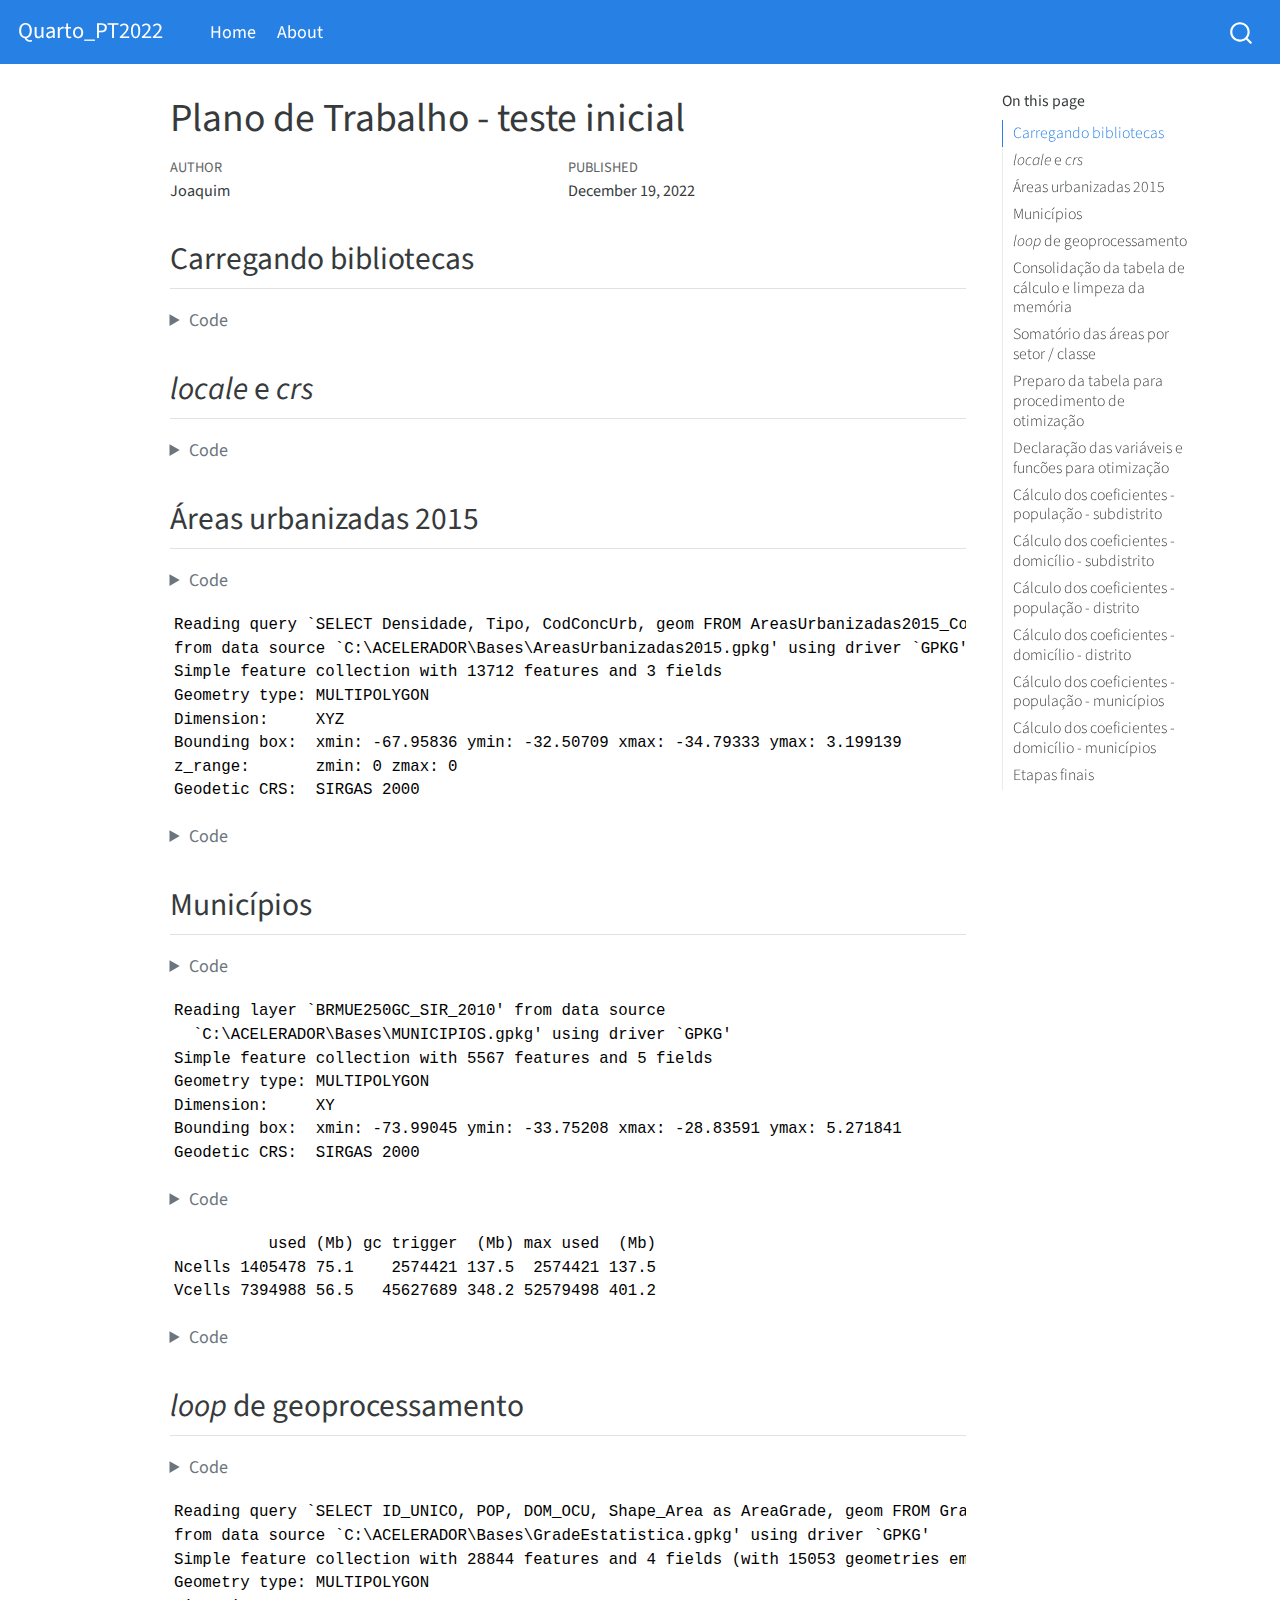
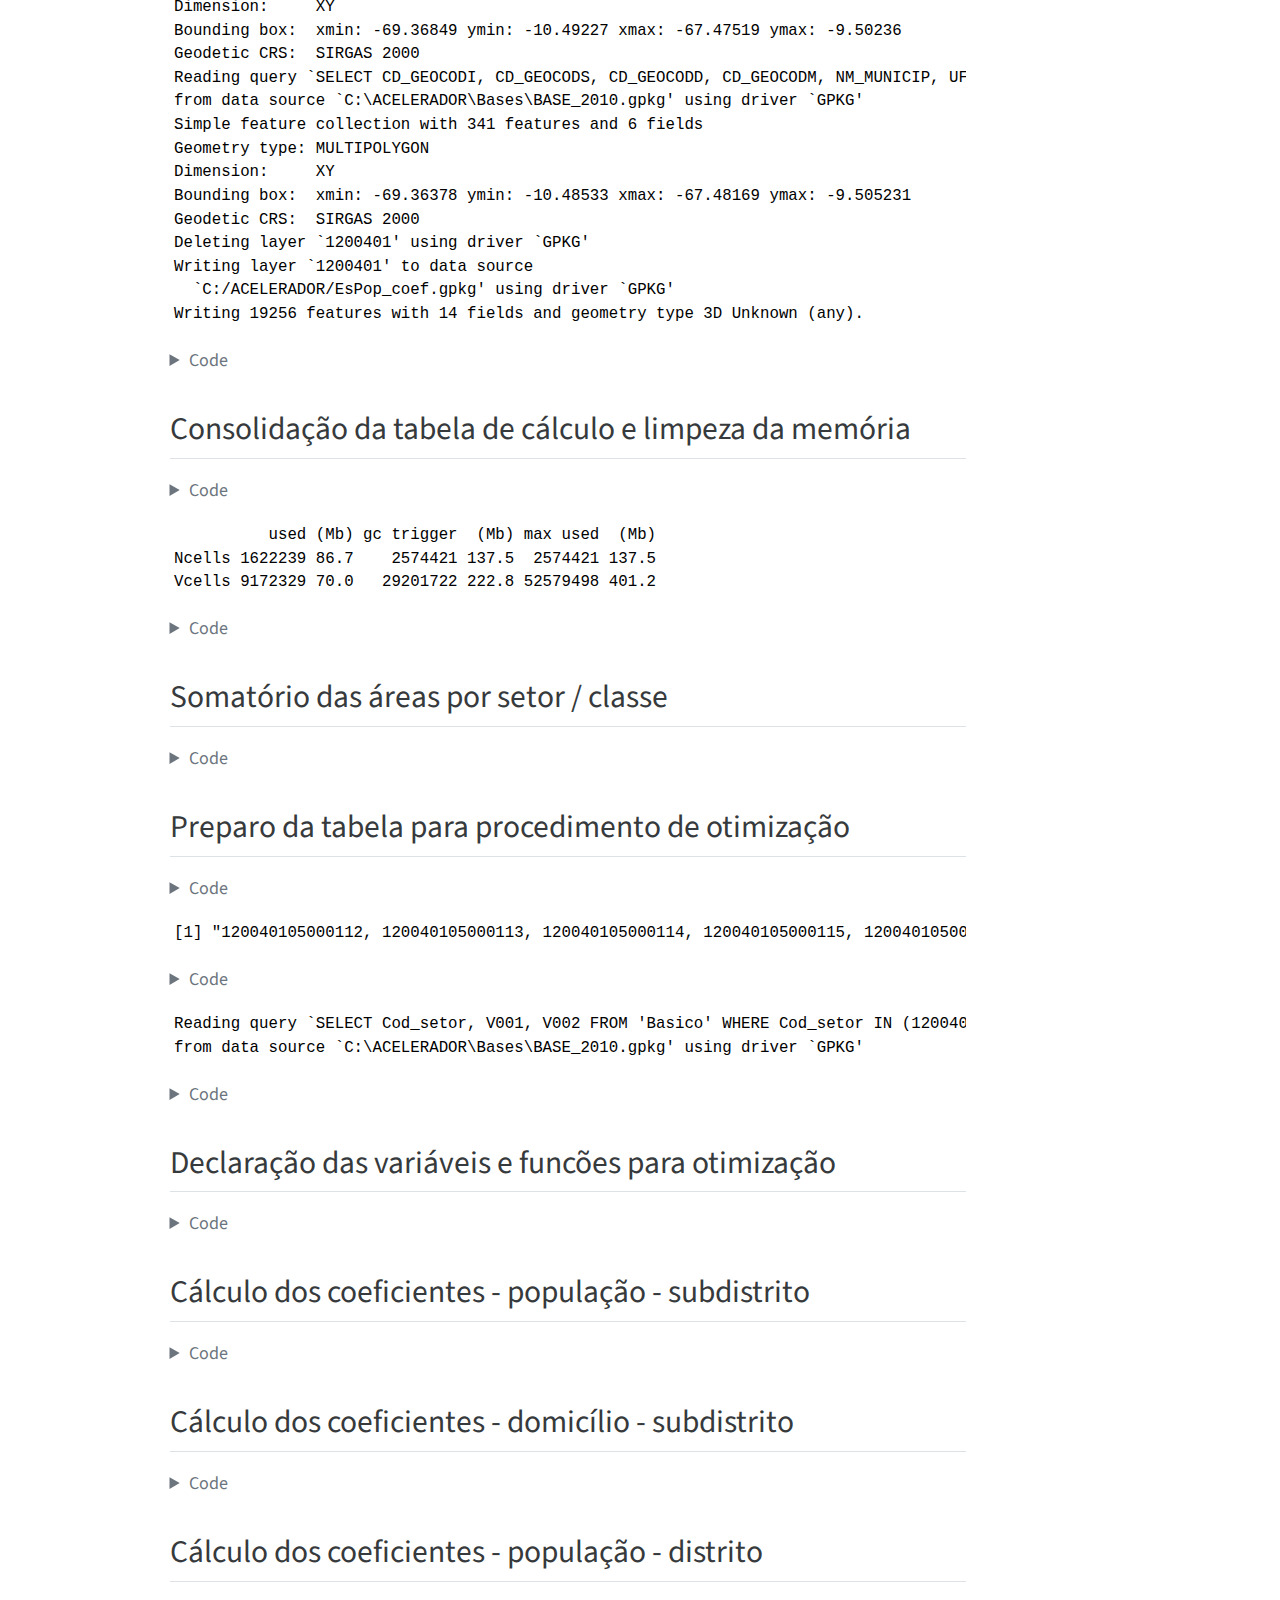
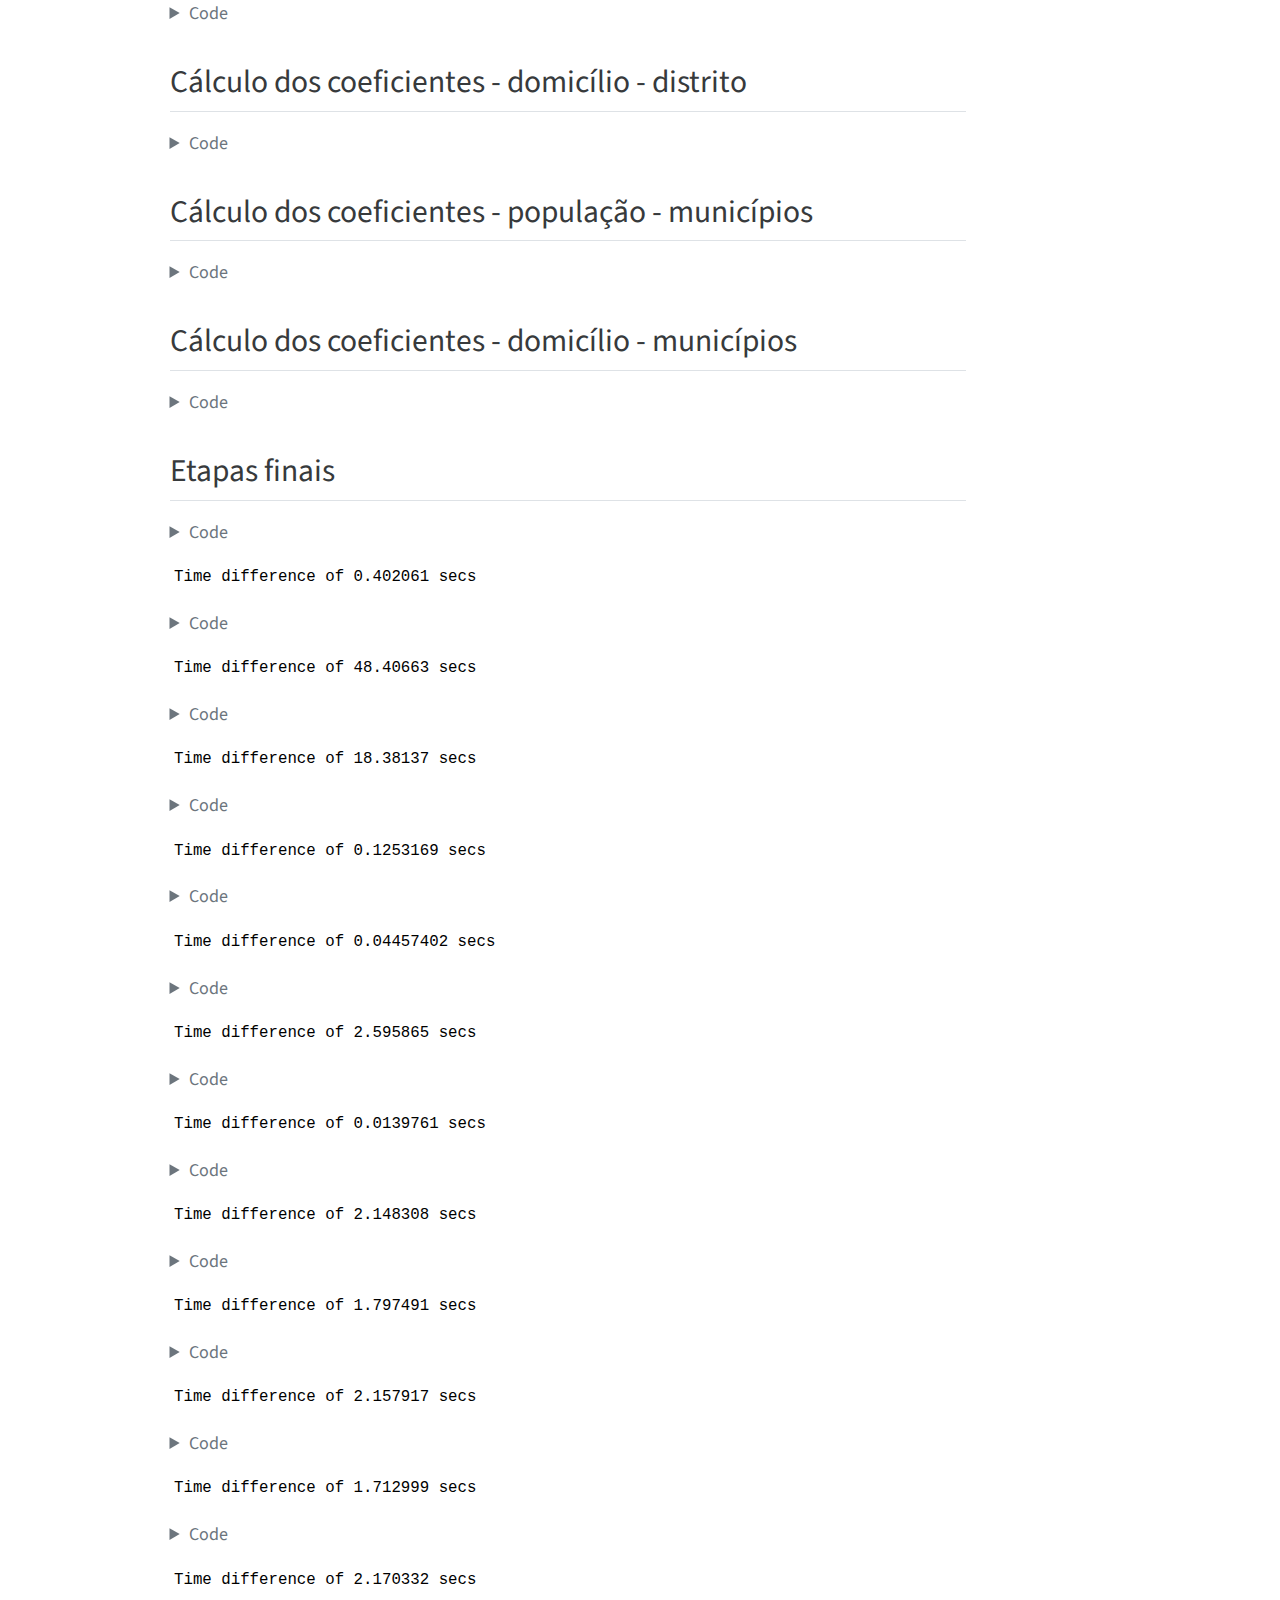
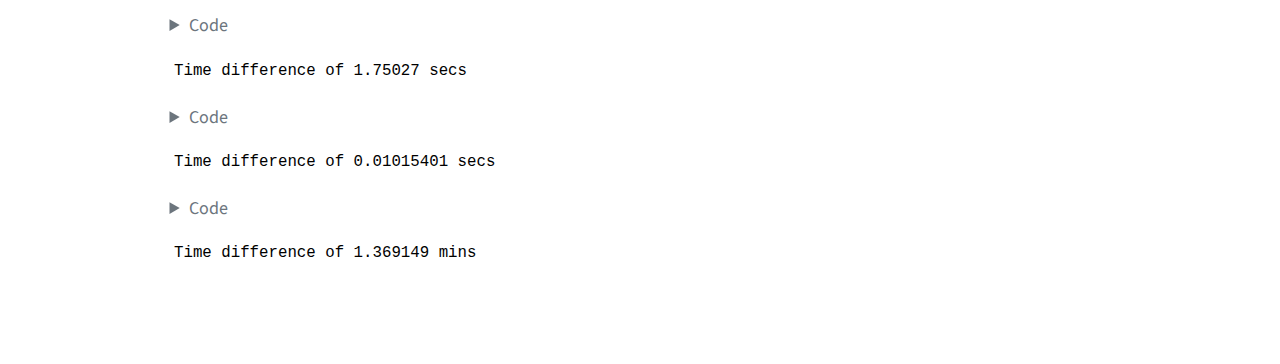
<file: docs/index.html>
<!DOCTYPE html>
<html xmlns="http://www.w3.org/1999/xhtml" lang="en" xml:lang="en"><head>

<meta charset="utf-8">
<meta name="generator" content="quarto-1.2.269">

<meta name="viewport" content="width=device-width, initial-scale=1.0, user-scalable=yes">

<meta name="author" content="Joaquim">
<meta name="dcterms.date" content="2022-12-19">

<title>Quarto_PT2022 - Plano de Trabalho - teste inicial</title>
<style>
code{white-space: pre-wrap;}
span.smallcaps{font-variant: small-caps;}
div.columns{display: flex; gap: min(4vw, 1.5em);}
div.column{flex: auto; overflow-x: auto;}
div.hanging-indent{margin-left: 1.5em; text-indent: -1.5em;}
ul.task-list{list-style: none;}
ul.task-list li input[type="checkbox"] {
  width: 0.8em;
  margin: 0 0.8em 0.2em -1.6em;
  vertical-align: middle;
}
pre > code.sourceCode { white-space: pre; position: relative; }
pre > code.sourceCode > span { display: inline-block; line-height: 1.25; }
pre > code.sourceCode > span:empty { height: 1.2em; }
.sourceCode { overflow: visible; }
code.sourceCode > span { color: inherit; text-decoration: inherit; }
div.sourceCode { margin: 1em 0; }
pre.sourceCode { margin: 0; }
@media screen {
div.sourceCode { overflow: auto; }
}
@media print {
pre > code.sourceCode { white-space: pre-wrap; }
pre > code.sourceCode > span { text-indent: -5em; padding-left: 5em; }
}
pre.numberSource code
  { counter-reset: source-line 0; }
pre.numberSource code > span
  { position: relative; left: -4em; counter-increment: source-line; }
pre.numberSource code > span > a:first-child::before
  { content: counter(source-line);
    position: relative; left: -1em; text-align: right; vertical-align: baseline;
    border: none; display: inline-block;
    -webkit-touch-callout: none; -webkit-user-select: none;
    -khtml-user-select: none; -moz-user-select: none;
    -ms-user-select: none; user-select: none;
    padding: 0 4px; width: 4em;
    color: #aaaaaa;
  }
pre.numberSource { margin-left: 3em; border-left: 1px solid #aaaaaa;  padding-left: 4px; }
div.sourceCode
  {   }
@media screen {
pre > code.sourceCode > span > a:first-child::before { text-decoration: underline; }
}
code span.al { color: #ff0000; font-weight: bold; } /* Alert */
code span.an { color: #60a0b0; font-weight: bold; font-style: italic; } /* Annotation */
code span.at { color: #7d9029; } /* Attribute */
code span.bn { color: #40a070; } /* BaseN */
code span.bu { color: #008000; } /* BuiltIn */
code span.cf { color: #007020; font-weight: bold; } /* ControlFlow */
code span.ch { color: #4070a0; } /* Char */
code span.cn { color: #880000; } /* Constant */
code span.co { color: #60a0b0; font-style: italic; } /* Comment */
code span.cv { color: #60a0b0; font-weight: bold; font-style: italic; } /* CommentVar */
code span.do { color: #ba2121; font-style: italic; } /* Documentation */
code span.dt { color: #902000; } /* DataType */
code span.dv { color: #40a070; } /* DecVal */
code span.er { color: #ff0000; font-weight: bold; } /* Error */
code span.ex { } /* Extension */
code span.fl { color: #40a070; } /* Float */
code span.fu { color: #06287e; } /* Function */
code span.im { color: #008000; font-weight: bold; } /* Import */
code span.in { color: #60a0b0; font-weight: bold; font-style: italic; } /* Information */
code span.kw { color: #007020; font-weight: bold; } /* Keyword */
code span.op { color: #666666; } /* Operator */
code span.ot { color: #007020; } /* Other */
code span.pp { color: #bc7a00; } /* Preprocessor */
code span.sc { color: #4070a0; } /* SpecialChar */
code span.ss { color: #bb6688; } /* SpecialString */
code span.st { color: #4070a0; } /* String */
code span.va { color: #19177c; } /* Variable */
code span.vs { color: #4070a0; } /* VerbatimString */
code span.wa { color: #60a0b0; font-weight: bold; font-style: italic; } /* Warning */
</style>


<script src="site_libs/quarto-nav/quarto-nav.js"></script>
<script src="site_libs/quarto-nav/headroom.min.js"></script>
<script src="site_libs/clipboard/clipboard.min.js"></script>
<script src="site_libs/quarto-search/autocomplete.umd.js"></script>
<script src="site_libs/quarto-search/fuse.min.js"></script>
<script src="site_libs/quarto-search/quarto-search.js"></script>
<meta name="quarto:offset" content="./">
<script src="site_libs/quarto-html/quarto.js"></script>
<script src="site_libs/quarto-html/popper.min.js"></script>
<script src="site_libs/quarto-html/tippy.umd.min.js"></script>
<script src="site_libs/quarto-html/anchor.min.js"></script>
<link href="site_libs/quarto-html/tippy.css" rel="stylesheet">
<link href="site_libs/quarto-html/quarto-syntax-highlighting.css" rel="stylesheet" id="quarto-text-highlighting-styles">
<script src="site_libs/bootstrap/bootstrap.min.js"></script>
<link href="site_libs/bootstrap/bootstrap-icons.css" rel="stylesheet">
<link href="site_libs/bootstrap/bootstrap.min.css" rel="stylesheet" id="quarto-bootstrap" data-mode="light">
<script id="quarto-search-options" type="application/json">{
  "location": "navbar",
  "copy-button": false,
  "collapse-after": 3,
  "panel-placement": "end",
  "type": "overlay",
  "limit": 20,
  "language": {
    "search-no-results-text": "No results",
    "search-matching-documents-text": "matching documents",
    "search-copy-link-title": "Copy link to search",
    "search-hide-matches-text": "Hide additional matches",
    "search-more-match-text": "more match in this document",
    "search-more-matches-text": "more matches in this document",
    "search-clear-button-title": "Clear",
    "search-detached-cancel-button-title": "Cancel",
    "search-submit-button-title": "Submit"
  }
}</script>


<link rel="stylesheet" href="styles.css">
</head>

<body class="nav-fixed">

<div id="quarto-search-results"></div>
  <header id="quarto-header" class="headroom fixed-top">
    <nav class="navbar navbar-expand-lg navbar-dark ">
      <div class="navbar-container container-fluid">
      <div class="navbar-brand-container">
    <a class="navbar-brand" href="./index.html">
    <span class="navbar-title">Quarto_PT2022</span>
    </a>
  </div>
          <button class="navbar-toggler" type="button" data-bs-toggle="collapse" data-bs-target="#navbarCollapse" aria-controls="navbarCollapse" aria-expanded="false" aria-label="Toggle navigation" onclick="if (window.quartoToggleHeadroom) { window.quartoToggleHeadroom(); }">
  <span class="navbar-toggler-icon"></span>
</button>
          <div class="collapse navbar-collapse" id="navbarCollapse">
            <ul class="navbar-nav navbar-nav-scroll me-auto">
  <li class="nav-item">
    <a class="nav-link active" href="./index.html" aria-current="page">
 <span class="menu-text">Home</span></a>
  </li>  
  <li class="nav-item">
    <a class="nav-link" href="./about.html">
 <span class="menu-text">About</span></a>
  </li>  
</ul>
              <div id="quarto-search" class="" title="Search"></div>
          </div> <!-- /navcollapse -->
      </div> <!-- /container-fluid -->
    </nav>
</header>
<!-- content -->
<div id="quarto-content" class="quarto-container page-columns page-rows-contents page-layout-article page-navbar">
<!-- sidebar -->
<!-- margin-sidebar -->
    <div id="quarto-margin-sidebar" class="sidebar margin-sidebar">
        <nav id="TOC" role="doc-toc" class="toc-active">
    <h2 id="toc-title">On this page</h2>
   
  <ul>
  <li><a href="#carregando-bibliotecas" id="toc-carregando-bibliotecas" class="nav-link active" data-scroll-target="#carregando-bibliotecas">Carregando bibliotecas</a></li>
  <li><a href="#locale-e-crs" id="toc-locale-e-crs" class="nav-link" data-scroll-target="#locale-e-crs"><em>locale</em> e <em>crs</em></a></li>
  <li><a href="#áreas-urbanizadas-2015" id="toc-áreas-urbanizadas-2015" class="nav-link" data-scroll-target="#áreas-urbanizadas-2015">Áreas urbanizadas 2015</a></li>
  <li><a href="#municípios" id="toc-municípios" class="nav-link" data-scroll-target="#municípios">Municípios</a></li>
  <li><a href="#loop-de-geoprocessamento" id="toc-loop-de-geoprocessamento" class="nav-link" data-scroll-target="#loop-de-geoprocessamento"><em>loop</em> de geoprocessamento</a></li>
  <li><a href="#consolidação-da-tabela-de-cálculo-e-limpeza-da-memória" id="toc-consolidação-da-tabela-de-cálculo-e-limpeza-da-memória" class="nav-link" data-scroll-target="#consolidação-da-tabela-de-cálculo-e-limpeza-da-memória">Consolidação da tabela de cálculo e limpeza da memória</a></li>
  <li><a href="#somatório-das-áreas-por-setor-classe" id="toc-somatório-das-áreas-por-setor-classe" class="nav-link" data-scroll-target="#somatório-das-áreas-por-setor-classe">Somatório das áreas por setor / classe</a></li>
  <li><a href="#preparo-da-tabela-para-procedimento-de-otimização" id="toc-preparo-da-tabela-para-procedimento-de-otimização" class="nav-link" data-scroll-target="#preparo-da-tabela-para-procedimento-de-otimização">Preparo da tabela para procedimento de otimização</a></li>
  <li><a href="#declaração-das-variáveis-e-funcões-para-otimização" id="toc-declaração-das-variáveis-e-funcões-para-otimização" class="nav-link" data-scroll-target="#declaração-das-variáveis-e-funcões-para-otimização">Declaração das variáveis e funcões para otimização</a></li>
  <li><a href="#cálculo-dos-coeficientes---população---subdistrito" id="toc-cálculo-dos-coeficientes---população---subdistrito" class="nav-link" data-scroll-target="#cálculo-dos-coeficientes---população---subdistrito">Cálculo dos coeficientes - população - subdistrito</a></li>
  <li><a href="#cálculo-dos-coeficientes---domicílio---subdistrito" id="toc-cálculo-dos-coeficientes---domicílio---subdistrito" class="nav-link" data-scroll-target="#cálculo-dos-coeficientes---domicílio---subdistrito">Cálculo dos coeficientes - domicílio - subdistrito</a></li>
  <li><a href="#cálculo-dos-coeficientes---população---distrito" id="toc-cálculo-dos-coeficientes---população---distrito" class="nav-link" data-scroll-target="#cálculo-dos-coeficientes---população---distrito">Cálculo dos coeficientes - população - distrito</a></li>
  <li><a href="#cálculo-dos-coeficientes---domicílio---distrito" id="toc-cálculo-dos-coeficientes---domicílio---distrito" class="nav-link" data-scroll-target="#cálculo-dos-coeficientes---domicílio---distrito">Cálculo dos coeficientes - domicílio - distrito</a></li>
  <li><a href="#cálculo-dos-coeficientes---população---municípios" id="toc-cálculo-dos-coeficientes---população---municípios" class="nav-link" data-scroll-target="#cálculo-dos-coeficientes---população---municípios">Cálculo dos coeficientes - população - municípios</a></li>
  <li><a href="#cálculo-dos-coeficientes---domicílio---municípios" id="toc-cálculo-dos-coeficientes---domicílio---municípios" class="nav-link" data-scroll-target="#cálculo-dos-coeficientes---domicílio---municípios">Cálculo dos coeficientes - domicílio - municípios</a></li>
  <li><a href="#etapas-finais" id="toc-etapas-finais" class="nav-link" data-scroll-target="#etapas-finais">Etapas finais</a></li>
  </ul>
</nav>
    </div>
<!-- main -->
<main class="content" id="quarto-document-content">

<header id="title-block-header" class="quarto-title-block default">
<div class="quarto-title">
<h1 class="title">Plano de Trabalho - teste inicial</h1>
</div>



<div class="quarto-title-meta">

    <div>
    <div class="quarto-title-meta-heading">Author</div>
    <div class="quarto-title-meta-contents">
             <p>Joaquim </p>
          </div>
  </div>
    
    <div>
    <div class="quarto-title-meta-heading">Published</div>
    <div class="quarto-title-meta-contents">
      <p class="date">December 19, 2022</p>
    </div>
  </div>
  
    
  </div>
  

</header>

<section id="carregando-bibliotecas" class="level2">
<h2 class="anchored" data-anchor-id="carregando-bibliotecas">Carregando bibliotecas</h2>
<div class="cell">
<details>
<summary>Code</summary>
<div class="sourceCode cell-code" id="cb1"><pre class="sourceCode r code-with-copy"><code class="sourceCode r"><span id="cb1-1"><a href="#cb1-1" aria-hidden="true" tabindex="-1"></a><span class="fu">library</span>(tidyverse)</span>
<span id="cb1-2"><a href="#cb1-2" aria-hidden="true" tabindex="-1"></a><span class="fu">library</span>(data.table)</span>
<span id="cb1-3"><a href="#cb1-3" aria-hidden="true" tabindex="-1"></a><span class="fu">library</span>(sf)</span>
<span id="cb1-4"><a href="#cb1-4" aria-hidden="true" tabindex="-1"></a><span class="fu">library</span>(units)</span></code><button title="Copy to Clipboard" class="code-copy-button"><i class="bi"></i></button></pre></div>
</details>
</div>
</section>
<section id="locale-e-crs" class="level2">
<h2 class="anchored" data-anchor-id="locale-e-crs"><em>locale</em> e <em>crs</em></h2>
<div class="cell">
<details>
<summary>Code</summary>
<div class="sourceCode cell-code" id="cb2"><pre class="sourceCode r code-with-copy"><code class="sourceCode r"><span id="cb2-1"><a href="#cb2-1" aria-hidden="true" tabindex="-1"></a><span class="do">##### Pesquisar depois e adaptar para utilizar o pacote geobr ao invés dos geopackages</span></span>
<span id="cb2-2"><a href="#cb2-2" aria-hidden="true" tabindex="-1"></a></span>
<span id="cb2-3"><a href="#cb2-3" aria-hidden="true" tabindex="-1"></a><span class="fu">Sys.setenv</span>(<span class="at">LANG =</span> <span class="st">"English"</span>)</span>
<span id="cb2-4"><a href="#cb2-4" aria-hidden="true" tabindex="-1"></a></span>
<span id="cb2-5"><a href="#cb2-5" aria-hidden="true" tabindex="-1"></a><span class="co">#</span></span>
<span id="cb2-6"><a href="#cb2-6" aria-hidden="true" tabindex="-1"></a><span class="co"># CRS para cálculo de áreas - </span></span>
<span id="cb2-7"><a href="#cb2-7" aria-hidden="true" tabindex="-1"></a><span class="co"># A Diretoria de Geociências – DGC do IBGE através da Coordenação de Cartografia - CCAR, elaborou um estudo (FRANÇA e MARANHÃO, 2015)</span></span>
<span id="cb2-8"><a href="#cb2-8" aria-hidden="true" tabindex="-1"></a><span class="co"># de geração de uma grade estatística para o Brasil buscando minimizar as distorções decorrentes da grande extensão territorial do país.</span></span>
<span id="cb2-9"><a href="#cb2-9" aria-hidden="true" tabindex="-1"></a><span class="co"># Neste contexto, foi feita a opção pela utilização da Projeção Equivalente de Albers, que apresenta como característica principal </span></span>
<span id="cb2-10"><a href="#cb2-10" aria-hidden="true" tabindex="-1"></a><span class="co"># a equivalência em área. Essa projeção é formada por um cone ao redor do globo, sob o qual as feições da superfície terrestre são </span></span>
<span id="cb2-11"><a href="#cb2-11" aria-hidden="true" tabindex="-1"></a><span class="co"># projetadas. Este cone intercepta o globo em dois paralelos padrão, com os meridianos formando linhas retas com a origem em um ponto</span></span>
<span id="cb2-12"><a href="#cb2-12" aria-hidden="true" tabindex="-1"></a><span class="co"># central na geratriz do cone, enquanto os paralelos formam círculos concêntricos em torno deste ponto. O datum horizontal adotado é o</span></span>
<span id="cb2-13"><a href="#cb2-13" aria-hidden="true" tabindex="-1"></a><span class="co"># SIRGAS2000.</span></span>
<span id="cb2-14"><a href="#cb2-14" aria-hidden="true" tabindex="-1"></a><span class="co"># </span></span>
<span id="cb2-15"><a href="#cb2-15" aria-hidden="true" tabindex="-1"></a><span class="co"># Os parâmetros da projeção adotada são:</span></span>
<span id="cb2-16"><a href="#cb2-16" aria-hidden="true" tabindex="-1"></a><span class="co"># Meridiano Central -54º</span></span>
<span id="cb2-17"><a href="#cb2-17" aria-hidden="true" tabindex="-1"></a><span class="co"># Latitude de Origem -12º</span></span>
<span id="cb2-18"><a href="#cb2-18" aria-hidden="true" tabindex="-1"></a><span class="co"># 1º Paralelo Padrão -2º</span></span>
<span id="cb2-19"><a href="#cb2-19" aria-hidden="true" tabindex="-1"></a><span class="co"># 2º Paralelo Padrão -22º</span></span>
<span id="cb2-20"><a href="#cb2-20" aria-hidden="true" tabindex="-1"></a><span class="co"># Origem E: 5.000.000</span></span>
<span id="cb2-21"><a href="#cb2-21" aria-hidden="true" tabindex="-1"></a><span class="co"># Origem N: 10.000.000</span></span>
<span id="cb2-22"><a href="#cb2-22" aria-hidden="true" tabindex="-1"></a><span class="co"># Área de Abrangência canto inferior esquerdo (E,N):</span></span>
<span id="cb2-23"><a href="#cb2-23" aria-hidden="true" tabindex="-1"></a><span class="co">#   2.800.000, 7.350.000</span></span>
<span id="cb2-24"><a href="#cb2-24" aria-hidden="true" tabindex="-1"></a><span class="co"># canto superior direito (E,N):</span></span>
<span id="cb2-25"><a href="#cb2-25" aria-hidden="true" tabindex="-1"></a><span class="co">#   8.210.000, 12.200.000</span></span>
<span id="cb2-26"><a href="#cb2-26" aria-hidden="true" tabindex="-1"></a><span class="co">#</span></span>
<span id="cb2-27"><a href="#cb2-27" aria-hidden="true" tabindex="-1"></a><span class="co"># https://spatialreference.org/ref/sr-org/albers-conical-equal-area-brazil-sirgas-2000/</span></span>
<span id="cb2-28"><a href="#cb2-28" aria-hidden="true" tabindex="-1"></a><span class="co">#</span></span>
<span id="cb2-29"><a href="#cb2-29" aria-hidden="true" tabindex="-1"></a><span class="co"># +proj=aea +lat_1=-2 +lat_2=-22 +lat_0=-12 +lon_0=-54 +x_0=0 +y_0=0 +ellps=GRS80 +towgs84=0,0,0,0,0,0,0 +units=m +no_defs</span></span>
<span id="cb2-30"><a href="#cb2-30" aria-hidden="true" tabindex="-1"></a><span class="co">#</span></span>
<span id="cb2-31"><a href="#cb2-31" aria-hidden="true" tabindex="-1"></a></span>
<span id="cb2-32"><a href="#cb2-32" aria-hidden="true" tabindex="-1"></a><span class="co"># endereço do arquivo geopackage com as camadas de amostragem para calculo dos coeficientes dos municípios</span></span>
<span id="cb2-33"><a href="#cb2-33" aria-hidden="true" tabindex="-1"></a></span>
<span id="cb2-34"><a href="#cb2-34" aria-hidden="true" tabindex="-1"></a></span>
<span id="cb2-35"><a href="#cb2-35" aria-hidden="true" tabindex="-1"></a></span>
<span id="cb2-36"><a href="#cb2-36" aria-hidden="true" tabindex="-1"></a>Proj_IBGE_area <span class="ot">&lt;-</span> <span class="st">'PROJCS["Conica_Equivalente_de_Albers_Brasil",</span></span>
<span id="cb2-37"><a href="#cb2-37" aria-hidden="true" tabindex="-1"></a><span class="st">                         GEOGCS["GCS_SIRGAS2000",</span></span>
<span id="cb2-38"><a href="#cb2-38" aria-hidden="true" tabindex="-1"></a><span class="st">                                DATUM["D_SIRGAS2000",</span></span>
<span id="cb2-39"><a href="#cb2-39" aria-hidden="true" tabindex="-1"></a><span class="st">                                      SPHEROID["Geodetic_Reference_System_of_1980",6378137,298.2572221009113]],</span></span>
<span id="cb2-40"><a href="#cb2-40" aria-hidden="true" tabindex="-1"></a><span class="st">                                PRIMEM["Greenwich",0],</span></span>
<span id="cb2-41"><a href="#cb2-41" aria-hidden="true" tabindex="-1"></a><span class="st">                                UNIT["Degree",0.017453292519943295]],</span></span>
<span id="cb2-42"><a href="#cb2-42" aria-hidden="true" tabindex="-1"></a><span class="st">                         PROJECTION["Albers"],</span></span>
<span id="cb2-43"><a href="#cb2-43" aria-hidden="true" tabindex="-1"></a><span class="st">                         PARAMETER["standard_parallel_1",-2],</span></span>
<span id="cb2-44"><a href="#cb2-44" aria-hidden="true" tabindex="-1"></a><span class="st">                         PARAMETER["standard_parallel_2",-22],</span></span>
<span id="cb2-45"><a href="#cb2-45" aria-hidden="true" tabindex="-1"></a><span class="st">                         PARAMETER["latitude_of_origin",-12],</span></span>
<span id="cb2-46"><a href="#cb2-46" aria-hidden="true" tabindex="-1"></a><span class="st">                         PARAMETER["central_meridian",-54],</span></span>
<span id="cb2-47"><a href="#cb2-47" aria-hidden="true" tabindex="-1"></a><span class="st">                         PARAMETER["false_easting",5000000],</span></span>
<span id="cb2-48"><a href="#cb2-48" aria-hidden="true" tabindex="-1"></a><span class="st">                         PARAMETER["false_northing",10000000],</span></span>
<span id="cb2-49"><a href="#cb2-49" aria-hidden="true" tabindex="-1"></a><span class="st">                         UNIT["Meter",1]]'</span></span></code><button title="Copy to Clipboard" class="code-copy-button"><i class="bi"></i></button></pre></div>
</details>
</div>
</section>
<section id="áreas-urbanizadas-2015" class="level2">
<h2 class="anchored" data-anchor-id="áreas-urbanizadas-2015">Áreas urbanizadas 2015</h2>
<div class="cell">
<details>
<summary>Code</summary>
<div class="sourceCode cell-code" id="cb3"><pre class="sourceCode r code-with-copy"><code class="sourceCode r"><span id="cb3-1"><a href="#cb3-1" aria-hidden="true" tabindex="-1"></a>Begin_time <span class="ot">&lt;-</span> <span class="fu">Sys.time</span>()</span>
<span id="cb3-2"><a href="#cb3-2" aria-hidden="true" tabindex="-1"></a></span>
<span id="cb3-3"><a href="#cb3-3" aria-hidden="true" tabindex="-1"></a><span class="co"># Carrega camada do Areas urbanizadas</span></span>
<span id="cb3-4"><a href="#cb3-4" aria-hidden="true" tabindex="-1"></a>AreasUrb2015 <span class="ot">&lt;-</span> <span class="fu">st_read</span>(<span class="st">"C:/ACELERADOR/Bases/AreasUrbanizadas2015.gpkg"</span>,</span>
<span id="cb3-5"><a href="#cb3-5" aria-hidden="true" tabindex="-1"></a>                        <span class="at">query =</span> <span class="st">"SELECT Densidade, Tipo, CodConcUrb, geom FROM AreasUrbanizadas2015_CorrecaoTopologia"</span>)</span></code><button title="Copy to Clipboard" class="code-copy-button"><i class="bi"></i></button></pre></div>
</details>
<div class="cell-output cell-output-stdout">
<pre><code>Reading query `SELECT Densidade, Tipo, CodConcUrb, geom FROM AreasUrbanizadas2015_CorrecaoTopologia'
from data source `C:\ACELERADOR\Bases\AreasUrbanizadas2015.gpkg' using driver `GPKG'
Simple feature collection with 13712 features and 3 fields
Geometry type: MULTIPOLYGON
Dimension:     XYZ
Bounding box:  xmin: -67.95836 ymin: -32.50709 xmax: -34.79333 ymax: 3.199139
z_range:       zmin: 0 zmax: 0
Geodetic CRS:  SIRGAS 2000</code></pre>
</div>
<details>
<summary>Code</summary>
<div class="sourceCode cell-code" id="cb5"><pre class="sourceCode r code-with-copy"><code class="sourceCode r"><span id="cb5-1"><a href="#cb5-1" aria-hidden="true" tabindex="-1"></a>end_time <span class="ot">&lt;-</span> <span class="fu">Sys.time</span>()</span>
<span id="cb5-2"><a href="#cb5-2" aria-hidden="true" tabindex="-1"></a>Tempo_areasurb <span class="ot">&lt;-</span> end_time <span class="sc">-</span> Begin_time</span></code><button title="Copy to Clipboard" class="code-copy-button"><i class="bi"></i></button></pre></div>
</details>
</div>
</section>
<section id="municípios" class="level2">
<h2 class="anchored" data-anchor-id="municípios">Municípios</h2>
<div class="cell">
<details>
<summary>Code</summary>
<div class="sourceCode cell-code" id="cb6"><pre class="sourceCode r code-with-copy"><code class="sourceCode r"><span id="cb6-1"><a href="#cb6-1" aria-hidden="true" tabindex="-1"></a>start_time <span class="ot">&lt;-</span> <span class="fu">Sys.time</span>()</span>
<span id="cb6-2"><a href="#cb6-2" aria-hidden="true" tabindex="-1"></a></span>
<span id="cb6-3"><a href="#cb6-3" aria-hidden="true" tabindex="-1"></a><span class="co"># Carrega camada dos municípios</span></span>
<span id="cb6-4"><a href="#cb6-4" aria-hidden="true" tabindex="-1"></a>Municipios <span class="ot">&lt;-</span> <span class="fu">st_read</span>(<span class="st">"C:/ACELERADOR/Bases/MUNICIPIOS.gpkg"</span>,</span>
<span id="cb6-5"><a href="#cb6-5" aria-hidden="true" tabindex="-1"></a>                      <span class="at">layer =</span> <span class="st">"BRMUE250GC_SIR_2010"</span>)</span></code><button title="Copy to Clipboard" class="code-copy-button"><i class="bi"></i></button></pre></div>
</details>
<div class="cell-output cell-output-stdout">
<pre><code>Reading layer `BRMUE250GC_SIR_2010' from data source 
  `C:\ACELERADOR\Bases\MUNICIPIOS.gpkg' using driver `GPKG'
Simple feature collection with 5567 features and 5 fields
Geometry type: MULTIPOLYGON
Dimension:     XY
Bounding box:  xmin: -73.99045 ymin: -33.75208 xmax: -28.83591 ymax: 5.271841
Geodetic CRS:  SIRGAS 2000</code></pre>
</div>
<details>
<summary>Code</summary>
<div class="sourceCode cell-code" id="cb8"><pre class="sourceCode r code-with-copy"><code class="sourceCode r"><span id="cb8-1"><a href="#cb8-1" aria-hidden="true" tabindex="-1"></a><span class="co"># Repara erro de topologia dos municípios</span></span>
<span id="cb8-2"><a href="#cb8-2" aria-hidden="true" tabindex="-1"></a>Municipios <span class="ot">&lt;-</span> <span class="fu">st_make_valid</span>(Municipios)</span>
<span id="cb8-3"><a href="#cb8-3" aria-hidden="true" tabindex="-1"></a></span>
<span id="cb8-4"><a href="#cb8-4" aria-hidden="true" tabindex="-1"></a><span class="co"># Seleciona os municípios que interseccionam a camada de áreas urbanizadas (mapeados)</span></span>
<span id="cb8-5"><a href="#cb8-5" aria-hidden="true" tabindex="-1"></a>Municipios_proc <span class="ot">&lt;-</span> Municipios[AreasUrb2015, op <span class="ot">=</span> st_intersects]</span>
<span id="cb8-6"><a href="#cb8-6" aria-hidden="true" tabindex="-1"></a></span>
<span id="cb8-7"><a href="#cb8-7" aria-hidden="true" tabindex="-1"></a><span class="co"># Remove a camada original de municípios para liberar memória</span></span>
<span id="cb8-8"><a href="#cb8-8" aria-hidden="true" tabindex="-1"></a><span class="fu">rm</span>(Municipios)</span>
<span id="cb8-9"><a href="#cb8-9" aria-hidden="true" tabindex="-1"></a><span class="fu">gc</span>()</span></code><button title="Copy to Clipboard" class="code-copy-button"><i class="bi"></i></button></pre></div>
</details>
<div class="cell-output cell-output-stdout">
<pre><code>          used (Mb) gc trigger  (Mb) max used  (Mb)
Ncells 1405478 75.1    2574421 137.5  2574421 137.5
Vcells 7394988 56.5   45627689 348.2 52579498 401.2</code></pre>
</div>
<details>
<summary>Code</summary>
<div class="sourceCode cell-code" id="cb10"><pre class="sourceCode r code-with-copy"><code class="sourceCode r"><span id="cb10-1"><a href="#cb10-1" aria-hidden="true" tabindex="-1"></a><span class="co"># Cria a sequência de geocódigos dos municípios</span></span>
<span id="cb10-2"><a href="#cb10-2" aria-hidden="true" tabindex="-1"></a>ListaMun <span class="ot">&lt;-</span> Municipios_proc<span class="sc">$</span>CD_GEOCODM</span>
<span id="cb10-3"><a href="#cb10-3" aria-hidden="true" tabindex="-1"></a><span class="co"># ListaMun &lt;- Municipios_proc$CD_GEOCODM[Municipios_proc$NM_MUNICIP == "RIO DE JANEIRO"]</span></span>
<span id="cb10-4"><a href="#cb10-4" aria-hidden="true" tabindex="-1"></a>ListaMun <span class="ot">&lt;-</span> ListaMun[<span class="dv">1</span>]</span>
<span id="cb10-5"><a href="#cb10-5" aria-hidden="true" tabindex="-1"></a><span class="co"># ListaMun &lt;- c("2307700", "2304202") # município que tá dando erro</span></span>
<span id="cb10-6"><a href="#cb10-6" aria-hidden="true" tabindex="-1"></a><span class="co"># ListaMun &lt;- c("3124104", "3136652", "3130101", "3106705", "3162922", "3109006", "3140159", "3165537", "3149309",</span></span>
<span id="cb10-7"><a href="#cb10-7" aria-hidden="true" tabindex="-1"></a><span class="co">#               "3118601", "3154606", "3129806", "3106200", "3162955", "3144805", "3171204", "3117876", "3137601",</span></span>
<span id="cb10-8"><a href="#cb10-8" aria-hidden="true" tabindex="-1"></a><span class="co">#               "3157807", "3156700", "3153905", "3154804", "3110004") ## BH</span></span>
<span id="cb10-9"><a href="#cb10-9" aria-hidden="true" tabindex="-1"></a></span>
<span id="cb10-10"><a href="#cb10-10" aria-hidden="true" tabindex="-1"></a>end_time <span class="ot">&lt;-</span> <span class="fu">Sys.time</span>()</span>
<span id="cb10-11"><a href="#cb10-11" aria-hidden="true" tabindex="-1"></a>Tempo_municipios <span class="ot">&lt;-</span> end_time <span class="sc">-</span> start_time</span></code><button title="Copy to Clipboard" class="code-copy-button"><i class="bi"></i></button></pre></div>
</details>
</div>
</section>
<section id="loop-de-geoprocessamento" class="level2">
<h2 class="anchored" data-anchor-id="loop-de-geoprocessamento"><em>loop</em> de geoprocessamento</h2>
<div class="cell">
<details>
<summary>Code</summary>
<div class="sourceCode cell-code" id="cb11"><pre class="sourceCode r code-with-copy"><code class="sourceCode r"><span id="cb11-1"><a href="#cb11-1" aria-hidden="true" tabindex="-1"></a>start_time <span class="ot">&lt;-</span> <span class="fu">Sys.time</span>()</span>
<span id="cb11-2"><a href="#cb11-2" aria-hidden="true" tabindex="-1"></a></span>
<span id="cb11-3"><a href="#cb11-3" aria-hidden="true" tabindex="-1"></a><span class="co"># Cria a lista vazia para receber os data.frames / sf interseccionados e com áreas calculadas</span></span>
<span id="cb11-4"><a href="#cb11-4" aria-hidden="true" tabindex="-1"></a>TabelaCalcCoef <span class="ot">&lt;-</span> <span class="fu">list</span>()</span>
<span id="cb11-5"><a href="#cb11-5" aria-hidden="true" tabindex="-1"></a></span>
<span id="cb11-6"><a href="#cb11-6" aria-hidden="true" tabindex="-1"></a><span class="co"># loop para intersecao das bases e calculo de areas</span></span>
<span id="cb11-7"><a href="#cb11-7" aria-hidden="true" tabindex="-1"></a><span class="cf">for</span> (i <span class="cf">in</span> ListaMun) {</span>
<span id="cb11-8"><a href="#cb11-8" aria-hidden="true" tabindex="-1"></a>  </span>
<span id="cb11-9"><a href="#cb11-9" aria-hidden="true" tabindex="-1"></a>  <span class="co"># Seleciona e o município</span></span>
<span id="cb11-10"><a href="#cb11-10" aria-hidden="true" tabindex="-1"></a>  Mun <span class="ot">&lt;-</span> Municipios_proc <span class="sc">%&gt;%</span></span>
<span id="cb11-11"><a href="#cb11-11" aria-hidden="true" tabindex="-1"></a>    <span class="fu">filter</span>(CD_GEOCODM <span class="sc">==</span> i)</span>
<span id="cb11-12"><a href="#cb11-12" aria-hidden="true" tabindex="-1"></a>  </span>
<span id="cb11-13"><a href="#cb11-13" aria-hidden="true" tabindex="-1"></a>  <span class="co"># extrai a geometria do municipio e converte para texto</span></span>
<span id="cb11-14"><a href="#cb11-14" aria-hidden="true" tabindex="-1"></a>  Mun_wkt <span class="ot">&lt;-</span> Mun <span class="sc">%&gt;%</span></span>
<span id="cb11-15"><a href="#cb11-15" aria-hidden="true" tabindex="-1"></a>    <span class="fu">st_geometry</span>() <span class="sc">%&gt;%</span></span>
<span id="cb11-16"><a href="#cb11-16" aria-hidden="true" tabindex="-1"></a>    <span class="fu">st_as_text</span>()</span>
<span id="cb11-17"><a href="#cb11-17" aria-hidden="true" tabindex="-1"></a>  </span>
<span id="cb11-18"><a href="#cb11-18" aria-hidden="true" tabindex="-1"></a>  <span class="co"># carrega a grade estatistica filtrando com a geometria do municipio</span></span>
<span id="cb11-19"><a href="#cb11-19" aria-hidden="true" tabindex="-1"></a>  grade <span class="ot">&lt;-</span> <span class="fu">st_read</span>(<span class="st">"C:/ACELERADOR/Bases/GradeEstatistica.gpkg"</span>,</span>
<span id="cb11-20"><a href="#cb11-20" aria-hidden="true" tabindex="-1"></a>                   <span class="at">query =</span> <span class="st">"SELECT ID_UNICO, POP, DOM_OCU, Shape_Area as AreaGrade, geom FROM GradeEstatistica"</span>,</span>
<span id="cb11-21"><a href="#cb11-21" aria-hidden="true" tabindex="-1"></a>                   <span class="at">wkt_filter =</span> Mun_wkt)</span>
<span id="cb11-22"><a href="#cb11-22" aria-hidden="true" tabindex="-1"></a>  </span>
<span id="cb11-23"><a href="#cb11-23" aria-hidden="true" tabindex="-1"></a>  <span class="co"># seleciona as celulas da grade que estejam completamente dentro do municipio</span></span>
<span id="cb11-24"><a href="#cb11-24" aria-hidden="true" tabindex="-1"></a>  grade <span class="ot">&lt;-</span> grade[Mun, op <span class="ot">=</span> st_within]</span>
<span id="cb11-25"><a href="#cb11-25" aria-hidden="true" tabindex="-1"></a>  </span>
<span id="cb11-26"><a href="#cb11-26" aria-hidden="true" tabindex="-1"></a>  <span class="co"># reprojeta a grade para coordenadas planas</span></span>
<span id="cb11-27"><a href="#cb11-27" aria-hidden="true" tabindex="-1"></a>  grade <span class="ot">&lt;-</span> <span class="fu">st_transform</span>(grade, Proj_IBGE_area)</span>
<span id="cb11-28"><a href="#cb11-28" aria-hidden="true" tabindex="-1"></a>  </span>
<span id="cb11-29"><a href="#cb11-29" aria-hidden="true" tabindex="-1"></a>  <span class="co"># cria a query dos setores </span></span>
<span id="cb11-30"><a href="#cb11-30" aria-hidden="true" tabindex="-1"></a>  query_setor <span class="ot">&lt;-</span> <span class="fu">str_c</span>(<span class="st">"SELECT CD_GEOCODI, CD_GEOCODS, CD_GEOCODD, CD_GEOCODM, NM_MUNICIP, UF, geom FROM 'SETORES CENSITÁRIOS' WHERE CD_GEOCODM = "</span>, i)</span>
<span id="cb11-31"><a href="#cb11-31" aria-hidden="true" tabindex="-1"></a>  </span>
<span id="cb11-32"><a href="#cb11-32" aria-hidden="true" tabindex="-1"></a>  <span class="co"># carrega os setores censitarios do municipio</span></span>
<span id="cb11-33"><a href="#cb11-33" aria-hidden="true" tabindex="-1"></a>  setores <span class="ot">&lt;-</span> <span class="fu">st_read</span>(<span class="st">"C:/ACELERADOR/Bases/BASE_2010.gpkg"</span>,</span>
<span id="cb11-34"><a href="#cb11-34" aria-hidden="true" tabindex="-1"></a>                     <span class="at">query =</span> query_setor)</span>
<span id="cb11-35"><a href="#cb11-35" aria-hidden="true" tabindex="-1"></a>  </span>
<span id="cb11-36"><a href="#cb11-36" aria-hidden="true" tabindex="-1"></a>  <span class="co"># reprojeta os setores para coordenadas planas</span></span>
<span id="cb11-37"><a href="#cb11-37" aria-hidden="true" tabindex="-1"></a>  setores <span class="ot">&lt;-</span> <span class="fu">st_transform</span>(setores, Proj_IBGE_area)</span>
<span id="cb11-38"><a href="#cb11-38" aria-hidden="true" tabindex="-1"></a>  </span>
<span id="cb11-39"><a href="#cb11-39" aria-hidden="true" tabindex="-1"></a>  <span class="co"># seleciona as áreas urbanizadas que interseccionem o município</span></span>
<span id="cb11-40"><a href="#cb11-40" aria-hidden="true" tabindex="-1"></a>  areas_urb <span class="ot">&lt;-</span> AreasUrb2015[Mun, op <span class="ot">=</span> st_intersects]</span>
<span id="cb11-41"><a href="#cb11-41" aria-hidden="true" tabindex="-1"></a>  </span>
<span id="cb11-42"><a href="#cb11-42" aria-hidden="true" tabindex="-1"></a>  <span class="co"># reprojeta as áreas urbanizadas para coordenadas planas</span></span>
<span id="cb11-43"><a href="#cb11-43" aria-hidden="true" tabindex="-1"></a>  areas_urb <span class="ot">&lt;-</span> <span class="fu">st_transform</span>(areas_urb, Proj_IBGE_area)</span>
<span id="cb11-44"><a href="#cb11-44" aria-hidden="true" tabindex="-1"></a>  </span>
<span id="cb11-45"><a href="#cb11-45" aria-hidden="true" tabindex="-1"></a>  <span class="co"># interseciona a grade com os setores </span></span>
<span id="cb11-46"><a href="#cb11-46" aria-hidden="true" tabindex="-1"></a>  intersecao <span class="ot">&lt;-</span> <span class="fu">st_intersection</span>(grade, setores)</span>
<span id="cb11-47"><a href="#cb11-47" aria-hidden="true" tabindex="-1"></a>  </span>
<span id="cb11-48"><a href="#cb11-48" aria-hidden="true" tabindex="-1"></a>  <span class="co"># interseciona a camada de grade+setores com as areas urbanizadas</span></span>
<span id="cb11-49"><a href="#cb11-49" aria-hidden="true" tabindex="-1"></a>  intersecao_urb <span class="ot">&lt;-</span> <span class="fu">st_intersection</span>(intersecao, areas_urb)</span>
<span id="cb11-50"><a href="#cb11-50" aria-hidden="true" tabindex="-1"></a>  </span>
<span id="cb11-51"><a href="#cb11-51" aria-hidden="true" tabindex="-1"></a>  <span class="co"># cria a camada diferenca de grade+setores com as areas urbanizdas</span></span>
<span id="cb11-52"><a href="#cb11-52" aria-hidden="true" tabindex="-1"></a>  diferenca_urb <span class="ot">&lt;-</span> <span class="fu">st_difference</span>(intersecao, <span class="fu">st_union</span>(areas_urb))</span>
<span id="cb11-53"><a href="#cb11-53" aria-hidden="true" tabindex="-1"></a>  </span>
<span id="cb11-54"><a href="#cb11-54" aria-hidden="true" tabindex="-1"></a>  <span class="co"># junta as duas camadas - grade+setores+areas urbanizadas e grade+setor-areas urbanizadas</span></span>
<span id="cb11-55"><a href="#cb11-55" aria-hidden="true" tabindex="-1"></a>  intersecao <span class="ot">&lt;-</span> <span class="fu">bind_rows</span>(intersecao_urb, diferenca_urb)</span>
<span id="cb11-56"><a href="#cb11-56" aria-hidden="true" tabindex="-1"></a>  </span>
<span id="cb11-57"><a href="#cb11-57" aria-hidden="true" tabindex="-1"></a>  <span class="co"># calcula as áreas dos segmentos resultantes</span></span>
<span id="cb11-58"><a href="#cb11-58" aria-hidden="true" tabindex="-1"></a>  tabela_areas <span class="ot">&lt;-</span> intersecao <span class="sc">%&gt;%</span></span>
<span id="cb11-59"><a href="#cb11-59" aria-hidden="true" tabindex="-1"></a>    <span class="fu">mutate</span>(<span class="at">Area_Inter =</span> <span class="fu">st_area</span>(intersecao))</span>
<span id="cb11-60"><a href="#cb11-60" aria-hidden="true" tabindex="-1"></a>  </span>
<span id="cb11-61"><a href="#cb11-61" aria-hidden="true" tabindex="-1"></a>  <span class="co"># exporta para um geopackage para avaliação</span></span>
<span id="cb11-62"><a href="#cb11-62" aria-hidden="true" tabindex="-1"></a>  <span class="fu">st_write</span>(<span class="fu">st_transform</span>(tabela_areas, <span class="at">crs =</span> <span class="dv">4674</span>), <span class="at">dsn =</span> <span class="st">"C:/ACELERADOR/EsPop_coef.gpkg"</span>, <span class="at">layer =</span> i, <span class="at">append =</span> <span class="cn">FALSE</span>)</span>
<span id="cb11-63"><a href="#cb11-63" aria-hidden="true" tabindex="-1"></a>  </span>
<span id="cb11-64"><a href="#cb11-64" aria-hidden="true" tabindex="-1"></a>  <span class="co"># converte para numeros, sem unidade</span></span>
<span id="cb11-65"><a href="#cb11-65" aria-hidden="true" tabindex="-1"></a>  <span class="fu">attributes</span>(tabela_areas<span class="sc">$</span>Area_Inter) <span class="ot">&lt;-</span> <span class="cn">NULL</span></span>
<span id="cb11-66"><a href="#cb11-66" aria-hidden="true" tabindex="-1"></a>  </span>
<span id="cb11-67"><a href="#cb11-67" aria-hidden="true" tabindex="-1"></a>  <span class="co"># remove a geometria para liberar memoria</span></span>
<span id="cb11-68"><a href="#cb11-68" aria-hidden="true" tabindex="-1"></a>  <span class="fu">st_geometry</span>(tabela_areas) <span class="ot">&lt;-</span> <span class="cn">NULL</span></span>
<span id="cb11-69"><a href="#cb11-69" aria-hidden="true" tabindex="-1"></a>  <span class="fu">gc</span>()</span>
<span id="cb11-70"><a href="#cb11-70" aria-hidden="true" tabindex="-1"></a>  </span>
<span id="cb11-71"><a href="#cb11-71" aria-hidden="true" tabindex="-1"></a>  <span class="co"># insere na lista de tabelas</span></span>
<span id="cb11-72"><a href="#cb11-72" aria-hidden="true" tabindex="-1"></a>  TabelaCalcCoef[[i]] <span class="ot">=</span> tabela_areas</span>
<span id="cb11-73"><a href="#cb11-73" aria-hidden="true" tabindex="-1"></a>}</span></code><button title="Copy to Clipboard" class="code-copy-button"><i class="bi"></i></button></pre></div>
</details>
<div class="cell-output cell-output-stdout">
<pre><code>Reading query `SELECT ID_UNICO, POP, DOM_OCU, Shape_Area as AreaGrade, geom FROM GradeEstatistica'
from data source `C:\ACELERADOR\Bases\GradeEstatistica.gpkg' using driver `GPKG'
Simple feature collection with 28844 features and 4 fields (with 15053 geometries empty)
Geometry type: MULTIPOLYGON
Dimension:     XY
Bounding box:  xmin: -69.36849 ymin: -10.49227 xmax: -67.47519 ymax: -9.50236
Geodetic CRS:  SIRGAS 2000
Reading query `SELECT CD_GEOCODI, CD_GEOCODS, CD_GEOCODD, CD_GEOCODM, NM_MUNICIP, UF, geom FROM 'SETORES CENSITÁRIOS' WHERE CD_GEOCODM = 1200401'
from data source `C:\ACELERADOR\Bases\BASE_2010.gpkg' using driver `GPKG'
Simple feature collection with 341 features and 6 fields
Geometry type: MULTIPOLYGON
Dimension:     XY
Bounding box:  xmin: -69.36378 ymin: -10.48533 xmax: -67.48169 ymax: -9.505231
Geodetic CRS:  SIRGAS 2000
Deleting layer `1200401' using driver `GPKG'
Writing layer `1200401' to data source 
  `C:/ACELERADOR/EsPop_coef.gpkg' using driver `GPKG'
Writing 19256 features with 14 fields and geometry type 3D Unknown (any).</code></pre>
</div>
<details>
<summary>Code</summary>
<div class="sourceCode cell-code" id="cb13"><pre class="sourceCode r code-with-copy"><code class="sourceCode r"><span id="cb13-1"><a href="#cb13-1" aria-hidden="true" tabindex="-1"></a>end_time <span class="ot">&lt;-</span> <span class="fu">Sys.time</span>()</span>
<span id="cb13-2"><a href="#cb13-2" aria-hidden="true" tabindex="-1"></a>Tempo_geoproc <span class="ot">&lt;-</span> end_time <span class="sc">-</span> start_time</span></code><button title="Copy to Clipboard" class="code-copy-button"><i class="bi"></i></button></pre></div>
</details>
</div>
</section>
<section id="consolidação-da-tabela-de-cálculo-e-limpeza-da-memória" class="level2">
<h2 class="anchored" data-anchor-id="consolidação-da-tabela-de-cálculo-e-limpeza-da-memória">Consolidação da tabela de cálculo e limpeza da memória</h2>
<div class="cell">
<details>
<summary>Code</summary>
<div class="sourceCode cell-code" id="cb14"><pre class="sourceCode r code-with-copy"><code class="sourceCode r"><span id="cb14-1"><a href="#cb14-1" aria-hidden="true" tabindex="-1"></a>start_time <span class="ot">&lt;-</span> <span class="fu">Sys.time</span>()</span>
<span id="cb14-2"><a href="#cb14-2" aria-hidden="true" tabindex="-1"></a></span>
<span id="cb14-3"><a href="#cb14-3" aria-hidden="true" tabindex="-1"></a><span class="co"># consolida a tabela de calculo a partir da lista de tabelas</span></span>
<span id="cb14-4"><a href="#cb14-4" aria-hidden="true" tabindex="-1"></a>TabelaCalcCoef <span class="ot">&lt;-</span> <span class="fu">bind_rows</span>(TabelaCalcCoef)</span>
<span id="cb14-5"><a href="#cb14-5" aria-hidden="true" tabindex="-1"></a></span>
<span id="cb14-6"><a href="#cb14-6" aria-hidden="true" tabindex="-1"></a><span class="co"># limpa a memoria de objetos não mais necessarios</span></span>
<span id="cb14-7"><a href="#cb14-7" aria-hidden="true" tabindex="-1"></a><span class="co"># rm(list = setdiff(ls(), c("TabelaCalcCoef", "ListaMun", "Begin_time", "start_time", "Tempo_areasurb", "Tempo_municipios", "Tempo_geoproc")))</span></span>
<span id="cb14-8"><a href="#cb14-8" aria-hidden="true" tabindex="-1"></a><span class="fu">gc</span>()</span></code><button title="Copy to Clipboard" class="code-copy-button"><i class="bi"></i></button></pre></div>
</details>
<div class="cell-output cell-output-stdout">
<pre><code>          used (Mb) gc trigger  (Mb) max used  (Mb)
Ncells 1622239 86.7    2574421 137.5  2574421 137.5
Vcells 9172329 70.0   29201722 222.8 52579498 401.2</code></pre>
</div>
<details>
<summary>Code</summary>
<div class="sourceCode cell-code" id="cb16"><pre class="sourceCode r code-with-copy"><code class="sourceCode r"><span id="cb16-1"><a href="#cb16-1" aria-hidden="true" tabindex="-1"></a>end_time <span class="ot">&lt;-</span> <span class="fu">Sys.time</span>()</span>
<span id="cb16-2"><a href="#cb16-2" aria-hidden="true" tabindex="-1"></a>Tempo_cons <span class="ot">&lt;-</span> end_time <span class="sc">-</span> start_time</span></code><button title="Copy to Clipboard" class="code-copy-button"><i class="bi"></i></button></pre></div>
</details>
</div>
</section>
<section id="somatório-das-áreas-por-setor-classe" class="level2">
<h2 class="anchored" data-anchor-id="somatório-das-áreas-por-setor-classe">Somatório das áreas por setor / classe</h2>
<div class="cell">
<details>
<summary>Code</summary>
<div class="sourceCode cell-code" id="cb17"><pre class="sourceCode r code-with-copy"><code class="sourceCode r"><span id="cb17-1"><a href="#cb17-1" aria-hidden="true" tabindex="-1"></a>start_time <span class="ot">&lt;-</span> <span class="fu">Sys.time</span>()</span>
<span id="cb17-2"><a href="#cb17-2" aria-hidden="true" tabindex="-1"></a></span>
<span id="cb17-3"><a href="#cb17-3" aria-hidden="true" tabindex="-1"></a><span class="co"># remove as unidades de área (m^2)</span></span>
<span id="cb17-4"><a href="#cb17-4" aria-hidden="true" tabindex="-1"></a>TabelaCalcCoef <span class="ot">&lt;-</span> <span class="fu">drop_units</span>(TabelaCalcCoef)</span>
<span id="cb17-5"><a href="#cb17-5" aria-hidden="true" tabindex="-1"></a></span>
<span id="cb17-6"><a href="#cb17-6" aria-hidden="true" tabindex="-1"></a><span class="co"># soma as áreas totais dos setores por classe de densidade usando data.table</span></span>
<span id="cb17-7"><a href="#cb17-7" aria-hidden="true" tabindex="-1"></a><span class="fu">setDT</span>(TabelaCalcCoef)</span>
<span id="cb17-8"><a href="#cb17-8" aria-hidden="true" tabindex="-1"></a>TabelaCalcCoef <span class="ot">&lt;-</span> (</span>
<span id="cb17-9"><a href="#cb17-9" aria-hidden="true" tabindex="-1"></a>  TabelaCalcCoef</span>
<span id="cb17-10"><a href="#cb17-10" aria-hidden="true" tabindex="-1"></a>  [, <span class="at">ClasseUrb :=</span> <span class="fu">fcase</span>(Tipo <span class="sc">==</span> <span class="st">"Área urbanizada"</span> <span class="sc">&amp;</span> Densidade <span class="sc">==</span> <span class="st">"Densa"</span>, <span class="st">"UrDs"</span>,</span>
<span id="cb17-11"><a href="#cb17-11" aria-hidden="true" tabindex="-1"></a>                        Tipo <span class="sc">==</span> <span class="st">"Área urbanizada"</span> <span class="sc">&amp;</span> Densidade <span class="sc">==</span> <span class="st">"Pouco densa"</span>, <span class="st">"UrPd"</span>,</span>
<span id="cb17-12"><a href="#cb17-12" aria-hidden="true" tabindex="-1"></a>                        Tipo <span class="sc">==</span> <span class="st">"Outros equipamentos urbanos"</span>, <span class="st">"NRes"</span>,</span>
<span id="cb17-13"><a href="#cb17-13" aria-hidden="true" tabindex="-1"></a>                        Tipo <span class="sc">==</span> <span class="st">"Vazio intraurbano"</span>, <span class="st">"Vaz"</span>, <span class="fu">is.na</span>(Tipo), <span class="st">"Vaz"</span>)]</span>
<span id="cb17-14"><a href="#cb17-14" aria-hidden="true" tabindex="-1"></a>  [ClasseUrb <span class="sc">==</span> <span class="st">"UrDs"</span>, <span class="at">AreUrDsSet :=</span> <span class="fu">sum</span>(Area_Inter), <span class="at">by =</span> CD_GEOCODI]</span>
<span id="cb17-15"><a href="#cb17-15" aria-hidden="true" tabindex="-1"></a>  [ClasseUrb <span class="sc">==</span> <span class="st">"UrPd"</span>, <span class="at">AreUrPdSet :=</span> <span class="fu">sum</span>(Area_Inter), <span class="at">by =</span> CD_GEOCODI]</span>
<span id="cb17-16"><a href="#cb17-16" aria-hidden="true" tabindex="-1"></a>  [ClasseUrb <span class="sc">==</span> <span class="st">"NRes"</span>, <span class="at">AreNResSet :=</span> <span class="fu">sum</span>(Area_Inter), <span class="at">by =</span> CD_GEOCODI]</span>
<span id="cb17-17"><a href="#cb17-17" aria-hidden="true" tabindex="-1"></a>  [ClasseUrb <span class="sc">==</span> <span class="st">"Vaz"</span>, <span class="at">AreaVazSet :=</span> <span class="fu">sum</span>(Area_Inter), <span class="at">by =</span> CD_GEOCODI]</span>
<span id="cb17-18"><a href="#cb17-18" aria-hidden="true" tabindex="-1"></a>  [<span class="fu">is.na</span>(AreUrDsSet), <span class="at">AreUrDsSet :=</span> <span class="dv">0</span>]</span>
<span id="cb17-19"><a href="#cb17-19" aria-hidden="true" tabindex="-1"></a>  [<span class="fu">is.na</span>(AreUrPdSet), <span class="at">AreUrPdSet :=</span> <span class="dv">0</span>]</span>
<span id="cb17-20"><a href="#cb17-20" aria-hidden="true" tabindex="-1"></a>  [<span class="fu">is.na</span>(AreNResSet), <span class="at">AreNResSet :=</span> <span class="dv">0</span>]</span>
<span id="cb17-21"><a href="#cb17-21" aria-hidden="true" tabindex="-1"></a>  [<span class="fu">is.na</span>(AreaVazSet), <span class="at">AreaVazSet :=</span> <span class="dv">0</span>]</span>
<span id="cb17-22"><a href="#cb17-22" aria-hidden="true" tabindex="-1"></a>  [, <span class="at">AreUrDsSet :=</span> <span class="fu">max</span>(AreUrDsSet), <span class="at">by =</span> CD_GEOCODI]</span>
<span id="cb17-23"><a href="#cb17-23" aria-hidden="true" tabindex="-1"></a>  [, <span class="at">AreUrPdSet :=</span> <span class="fu">max</span>(AreUrPdSet), <span class="at">by =</span> CD_GEOCODI]</span>
<span id="cb17-24"><a href="#cb17-24" aria-hidden="true" tabindex="-1"></a>  [, <span class="at">AreNResSet :=</span> <span class="fu">max</span>(AreNResSet), <span class="at">by =</span> CD_GEOCODI]</span>
<span id="cb17-25"><a href="#cb17-25" aria-hidden="true" tabindex="-1"></a>  [, <span class="at">AreaVazSet :=</span> <span class="fu">max</span>(AreaVazSet), <span class="at">by =</span> CD_GEOCODI]</span>
<span id="cb17-26"><a href="#cb17-26" aria-hidden="true" tabindex="-1"></a>)</span>
<span id="cb17-27"><a href="#cb17-27" aria-hidden="true" tabindex="-1"></a>end_time <span class="ot">&lt;-</span> <span class="fu">Sys.time</span>()</span>
<span id="cb17-28"><a href="#cb17-28" aria-hidden="true" tabindex="-1"></a>Tempo_calcarea <span class="ot">&lt;-</span> end_time <span class="sc">-</span> start_time</span></code><button title="Copy to Clipboard" class="code-copy-button"><i class="bi"></i></button></pre></div>
</details>
</div>
</section>
<section id="preparo-da-tabela-para-procedimento-de-otimização" class="level2">
<h2 class="anchored" data-anchor-id="preparo-da-tabela-para-procedimento-de-otimização">Preparo da tabela para procedimento de otimização</h2>
<div class="cell">
<details>
<summary>Code</summary>
<div class="sourceCode cell-code" id="cb18"><pre class="sourceCode r code-with-copy"><code class="sourceCode r"><span id="cb18-1"><a href="#cb18-1" aria-hidden="true" tabindex="-1"></a>start_time <span class="ot">&lt;-</span> <span class="fu">Sys.time</span>()</span>
<span id="cb18-2"><a href="#cb18-2" aria-hidden="true" tabindex="-1"></a></span>
<span id="cb18-3"><a href="#cb18-3" aria-hidden="true" tabindex="-1"></a><span class="co"># remove segmentos sem associacao com grade ou setor (problemas de topologia)</span></span>
<span id="cb18-4"><a href="#cb18-4" aria-hidden="true" tabindex="-1"></a>TabelaCalcCoef <span class="ot">&lt;-</span> <span class="fu">na.omit</span>(TabelaCalcCoef, <span class="at">cols =</span> <span class="fu">c</span>(<span class="st">"CD_GEOCODI"</span>, <span class="st">"ID_UNICO"</span>))</span>
<span id="cb18-5"><a href="#cb18-5" aria-hidden="true" tabindex="-1"></a></span>
<span id="cb18-6"><a href="#cb18-6" aria-hidden="true" tabindex="-1"></a><span class="co"># Cria lista de setores</span></span>
<span id="cb18-7"><a href="#cb18-7" aria-hidden="true" tabindex="-1"></a>ListaSet <span class="ot">&lt;-</span> <span class="fu">unique</span>(TabelaCalcCoef<span class="sc">$</span>CD_GEOCODI)</span>
<span id="cb18-8"><a href="#cb18-8" aria-hidden="true" tabindex="-1"></a><span class="fu">str_c</span>(ListaSet, <span class="at">collapse =</span> <span class="st">", "</span>)</span></code><button title="Copy to Clipboard" class="code-copy-button"><i class="bi"></i></button></pre></div>
</details>
<div class="cell-output cell-output-stdout">
<pre><code>[1] "120040105000112, 120040105000113, 120040105000114, 120040105000115, 120040105000116, 120040105000179, 120040105000181, 120040105000182, 120040105000183, 120040105000184, 120040105000185, 120040105000186, 120040105000187, 120040105000188, 120040105000189, 120040105000190, 120040105000191, 120040105000192, 120040105000193, 120040105000194, 120040105000195, 120040105000196, 120040105000197, 120040105000198, 120040105000199, 120040105000200, 120040105000201, 120040105000202, 120040105000203, 120040105000204, 120040105000205, 120040105000206, 120040105000207, 120040105000208, 120040105000209, 120040105000210, 120040105000211, 120040105000212, 120040105000213, 120040105000214, 120040105000215, 120040105000216, 120040105000217, 120040105000235, 120040105000236, 120040105000237, 120040105000247, 120040105000252, 120040105000297, 120040105000298, 120040105000299, 120040105000300, 120040105000301, 120040105000302, 120040105000317, 120040105000318, 120040105000325, 120040105000326, 120040105000327, 120040105000334, 120040105000336, 120040105000341, 120040105000101, 120040105000102, 120040105000103, 120040105000104, 120040105000105, 120040105000106, 120040105000107, 120040105000108, 120040105000109, 120040105000110, 120040105000111, 120040105000001, 120040105000002, 120040105000003, 120040105000004, 120040105000005, 120040105000006, 120040105000007, 120040105000008, 120040105000009, 120040105000010, 120040105000011, 120040105000012, 120040105000013, 120040105000014, 120040105000015, 120040105000016, 120040105000017, 120040105000018, 120040105000019, 120040105000020, 120040105000021, 120040105000022, 120040105000023, 120040105000024, 120040105000025, 120040105000026, 120040105000027, 120040105000028, 120040105000029, 120040105000030, 120040105000031, 120040105000032, 120040105000033, 120040105000034, 120040105000035, 120040105000036, 120040105000037, 120040105000038, 120040105000039, 120040105000040, 120040105000041, 120040105000042, 120040105000043, 120040105000044, 120040105000045, 120040105000046, 120040105000047, 120040105000048, 120040105000049, 120040105000050, 120040105000051, 120040105000052, 120040105000053, 120040105000054, 120040105000055, 120040105000057, 120040105000058, 120040105000059, 120040105000060, 120040105000061, 120040105000062, 120040105000063, 120040105000064, 120040105000065, 120040105000066, 120040105000067, 120040105000068, 120040105000069, 120040105000070, 120040105000071, 120040105000072, 120040105000073, 120040105000074, 120040105000075, 120040105000076, 120040105000077, 120040105000078, 120040105000079, 120040105000080, 120040105000081, 120040105000082, 120040105000083, 120040105000084, 120040105000085, 120040105000086, 120040105000092, 120040105000093, 120040105000094, 120040105000095, 120040105000096, 120040105000097, 120040105000098, 120040105000099, 120040105000100, 120040105000117, 120040105000118, 120040105000119, 120040105000120, 120040105000121, 120040105000122, 120040105000123, 120040105000124, 120040105000125, 120040105000126, 120040105000127, 120040105000128, 120040105000129, 120040105000130, 120040105000131, 120040105000132, 120040105000134, 120040105000135, 120040105000136, 120040105000137, 120040105000138, 120040105000139, 120040105000140, 120040105000157, 120040105000158, 120040105000159, 120040105000160, 120040105000161, 120040105000162, 120040105000163, 120040105000164, 120040105000165, 120040105000166, 120040105000167, 120040105000168, 120040105000169, 120040105000170, 120040105000171, 120040105000172, 120040105000173, 120040105000177, 120040105000178, 120040105000180, 120040105000222, 120040105000223, 120040105000224, 120040105000225, 120040105000226, 120040105000227, 120040105000228, 120040105000230, 120040105000233, 120040105000248, 120040105000275, 120040105000277, 120040105000279, 120040105000281, 120040105000282, 120040105000283, 120040105000284, 120040105000285, 120040105000286, 120040105000287, 120040105000288, 120040105000293, 120040105000295, 120040105000296, 120040105000303, 120040105000338, 120040105000339, 120040105000145, 120040105000146, 120040105000147, 120040105000148, 120040105000149, 120040105000150, 120040105000151, 120040105000152, 120040105000153, 120040105000154, 120040105000155, 120040105000156, 120040105000174, 120040105000175, 120040105000176, 120040105000232, 120040105000234, 120040105000261, 120040105000290, 120040105000294, 120040105000141, 120040105000340, 120040105000133, 120040105000142, 120040105000143, 120040105000144, 120040105000229, 120040105000231, 120040105000289, 120040105000291, 120040105000292, 120040105000304, 120040105000305, 120040105000337, 120040105000242, 120040105000243, 120040105000244, 120040105000310, 120040105000311, 120040105000312, 120040105000314, 120040105000056, 120040105000087, 120040105000088, 120040105000089, 120040105000090, 120040105000091, 120040105000218, 120040105000219, 120040105000220, 120040105000221, 120040105000238, 120040105000241, 120040105000276, 120040105000278, 120040105000280, 120040105000328, 120040105000333, 120040105000239, 120040105000240, 120040105000246, 120040105000306, 120040105000307, 120040105000308, 120040105000309, 120040105000316, 120040105000258, 120040105000245, 120040105000315, 120040105000313, 120040105000335, 120040105000256, 120040105000332, 120040105000257, 120040105000249, 120040105000273, 120040105000319, 120040105000260, 120040105000259, 120040105000250, 120040105000251, 120040105000253, 120040105000254, 120040105000255, 120040105000262, 120040105000263, 120040105000264, 120040105000265, 120040105000266, 120040105000267, 120040105000268, 120040105000269, 120040105000270, 120040105000271, 120040105000272, 120040105000274, 120040105000320, 120040105000321, 120040105000322, 120040105000323, 120040105000324, 120040105000329, 120040105000330, 120040105000331"</code></pre>
</div>
<details>
<summary>Code</summary>
<div class="sourceCode cell-code" id="cb20"><pre class="sourceCode r code-with-copy"><code class="sourceCode r"><span id="cb20-1"><a href="#cb20-1" aria-hidden="true" tabindex="-1"></a><span class="co"># cria a query com os geocodigos dos setores</span></span>
<span id="cb20-2"><a href="#cb20-2" aria-hidden="true" tabindex="-1"></a>query_set <span class="ot">&lt;-</span> <span class="fu">str_glue</span>(<span class="st">"SELECT Cod_setor, V001, V002 FROM 'Basico' WHERE Cod_setor IN ("</span>, <span class="fu">str_c</span>(ListaSet, <span class="at">collapse =</span> <span class="st">", "</span>), <span class="st">")"</span>, <span class="at">collapse =</span> <span class="st">""</span>)</span>
<span id="cb20-3"><a href="#cb20-3" aria-hidden="true" tabindex="-1"></a></span>
<span id="cb20-4"><a href="#cb20-4" aria-hidden="true" tabindex="-1"></a><span class="co"># Carrega a tabela de variáveis dos setores</span></span>
<span id="cb20-5"><a href="#cb20-5" aria-hidden="true" tabindex="-1"></a>VarSetores <span class="ot">&lt;-</span> <span class="fu">st_read</span>(<span class="st">"C:/ACELERADOR/Bases/BASE_2010.gpkg"</span>,</span>
<span id="cb20-6"><a href="#cb20-6" aria-hidden="true" tabindex="-1"></a>                      <span class="at">query =</span> query_set)</span></code><button title="Copy to Clipboard" class="code-copy-button"><i class="bi"></i></button></pre></div>
</details>
<div class="cell-output cell-output-stdout">
<pre><code>Reading query `SELECT Cod_setor, V001, V002 FROM 'Basico' WHERE Cod_setor IN (120040105000112, 120040105000113, 120040105000114, 120040105000115, 120040105000116, 120040105000179, 120040105000181, 120040105000182, 120040105000183, 120040105000184, 120040105000185, 120040105000186, 120040105000187, 120040105000188, 120040105000189, 120040105000190, 120040105000191, 120040105000192, 120040105000193, 120040105000194, 120040105000195, 120040105000196, 120040105000197, 120040105000198, 120040105000199, 120040105000200, 120040105000201, 120040105000202, 120040105000203, 120040105000204, 120040105000205, 120040105000206, 120040105000207, 120040105000208, 120040105000209, 120040105000210, 120040105000211, 120040105000212, 120040105000213, 120040105000214, 120040105000215, 120040105000216, 120040105000217, 120040105000235, 120040105000236, 120040105000237, 120040105000247, 120040105000252, 120040105000297, 120040105000298, 120040105000299, 120040105000300, 120040105000301, 120040105000302, 120040105000317, 120040105000318, 120040105000325, 120040105000326, 120040105000327, 120040105000334, 120040105000336, 120040105000341, 120040105000101, 120040105000102, 120040105000103, 120040105000104, 120040105000105, 120040105000106, 120040105000107, 120040105000108, 120040105000109, 120040105000110, 120040105000111, 120040105000001, 120040105000002, 120040105000003, 120040105000004, 120040105000005, 120040105000006, 120040105000007, 120040105000008, 120040105000009, 120040105000010, 120040105000011, 120040105000012, 120040105000013, 120040105000014, 120040105000015, 120040105000016, 120040105000017, 120040105000018, 120040105000019, 120040105000020, 120040105000021, 120040105000022, 120040105000023, 120040105000024, 120040105000025, 120040105000026, 120040105000027, 120040105000028, 120040105000029, 120040105000030, 120040105000031, 120040105000032, 120040105000033, 120040105000034, 120040105000035, 120040105000036, 120040105000037, 120040105000038, 120040105000039, 120040105000040, 120040105000041, 120040105000042, 120040105000043, 120040105000044, 120040105000045, 120040105000046, 120040105000047, 120040105000048, 120040105000049, 120040105000050, 120040105000051, 120040105000052, 120040105000053, 120040105000054, 120040105000055, 120040105000057, 120040105000058, 120040105000059, 120040105000060, 120040105000061, 120040105000062, 120040105000063, 120040105000064, 120040105000065, 120040105000066, 120040105000067, 120040105000068, 120040105000069, 120040105000070, 120040105000071, 120040105000072, 120040105000073, 120040105000074, 120040105000075, 120040105000076, 120040105000077, 120040105000078, 120040105000079, 120040105000080, 120040105000081, 120040105000082, 120040105000083, 120040105000084, 120040105000085, 120040105000086, 120040105000092, 120040105000093, 120040105000094, 120040105000095, 120040105000096, 120040105000097, 120040105000098, 120040105000099, 120040105000100, 120040105000117, 120040105000118, 120040105000119, 120040105000120, 120040105000121, 120040105000122, 120040105000123, 120040105000124, 120040105000125, 120040105000126, 120040105000127, 120040105000128, 120040105000129, 120040105000130, 120040105000131, 120040105000132, 120040105000134, 120040105000135, 120040105000136, 120040105000137, 120040105000138, 120040105000139, 120040105000140, 120040105000157, 120040105000158, 120040105000159, 120040105000160, 120040105000161, 120040105000162, 120040105000163, 120040105000164, 120040105000165, 120040105000166, 120040105000167, 120040105000168, 120040105000169, 120040105000170, 120040105000171, 120040105000172, 120040105000173, 120040105000177, 120040105000178, 120040105000180, 120040105000222, 120040105000223, 120040105000224, 120040105000225, 120040105000226, 120040105000227, 120040105000228, 120040105000230, 120040105000233, 120040105000248, 120040105000275, 120040105000277, 120040105000279, 120040105000281, 120040105000282, 120040105000283, 120040105000284, 120040105000285, 120040105000286, 120040105000287, 120040105000288, 120040105000293, 120040105000295, 120040105000296, 120040105000303, 120040105000338, 120040105000339, 120040105000145, 120040105000146, 120040105000147, 120040105000148, 120040105000149, 120040105000150, 120040105000151, 120040105000152, 120040105000153, 120040105000154, 120040105000155, 120040105000156, 120040105000174, 120040105000175, 120040105000176, 120040105000232, 120040105000234, 120040105000261, 120040105000290, 120040105000294, 120040105000141, 120040105000340, 120040105000133, 120040105000142, 120040105000143, 120040105000144, 120040105000229, 120040105000231, 120040105000289, 120040105000291, 120040105000292, 120040105000304, 120040105000305, 120040105000337, 120040105000242, 120040105000243, 120040105000244, 120040105000310, 120040105000311, 120040105000312, 120040105000314, 120040105000056, 120040105000087, 120040105000088, 120040105000089, 120040105000090, 120040105000091, 120040105000218, 120040105000219, 120040105000220, 120040105000221, 120040105000238, 120040105000241, 120040105000276, 120040105000278, 120040105000280, 120040105000328, 120040105000333, 120040105000239, 120040105000240, 120040105000246, 120040105000306, 120040105000307, 120040105000308, 120040105000309, 120040105000316, 120040105000258, 120040105000245, 120040105000315, 120040105000313, 120040105000335, 120040105000256, 120040105000332, 120040105000257, 120040105000249, 120040105000273, 120040105000319, 120040105000260, 120040105000259, 120040105000250, 120040105000251, 120040105000253, 120040105000254, 120040105000255, 120040105000262, 120040105000263, 120040105000264, 120040105000265, 120040105000266, 120040105000267, 120040105000268, 120040105000269, 120040105000270, 120040105000271, 120040105000272, 120040105000274, 120040105000320, 120040105000321, 120040105000322, 120040105000323, 120040105000324, 120040105000329, 120040105000330, 120040105000331)'
from data source `C:\ACELERADOR\Bases\BASE_2010.gpkg' using driver `GPKG'</code></pre>
</div>
<details>
<summary>Code</summary>
<div class="sourceCode cell-code" id="cb22"><pre class="sourceCode r code-with-copy"><code class="sourceCode r"><span id="cb22-1"><a href="#cb22-1" aria-hidden="true" tabindex="-1"></a><span class="co"># Converte as variaveis populacao e domicilio para numerico e renomeia a variavel de geocodigo do setor</span></span>
<span id="cb22-2"><a href="#cb22-2" aria-hidden="true" tabindex="-1"></a>VarSetores <span class="ot">&lt;-</span> <span class="fu">as.data.table</span>(VarSetores)</span>
<span id="cb22-3"><a href="#cb22-3" aria-hidden="true" tabindex="-1"></a>VarSetores <span class="ot">&lt;-</span> VarSetores[, <span class="st">':='</span>(<span class="at">V001 =</span> <span class="fu">as.numeric</span>(V001),</span>
<span id="cb22-4"><a href="#cb22-4" aria-hidden="true" tabindex="-1"></a>                                <span class="at">V002 =</span> <span class="fu">as.numeric</span>(V002),</span>
<span id="cb22-5"><a href="#cb22-5" aria-hidden="true" tabindex="-1"></a>                                <span class="at">CD_GEOCODI =</span> Cod_setor)]</span>
<span id="cb22-6"><a href="#cb22-6" aria-hidden="true" tabindex="-1"></a></span>
<span id="cb22-7"><a href="#cb22-7" aria-hidden="true" tabindex="-1"></a><span class="co"># Associa as variaveis domicilios e moradores dos setores a tabela de calculo</span></span>
<span id="cb22-8"><a href="#cb22-8" aria-hidden="true" tabindex="-1"></a>TabelaCalcCoef <span class="ot">&lt;-</span> VarSetores[TabelaCalcCoef, on <span class="ot">=</span> <span class="st">"CD_GEOCODI"</span>]</span>
<span id="cb22-9"><a href="#cb22-9" aria-hidden="true" tabindex="-1"></a></span>
<span id="cb22-10"><a href="#cb22-10" aria-hidden="true" tabindex="-1"></a><span class="co"># assigna o valor 0 para os setores sem valor nas variáveis V001 e V002</span></span>
<span id="cb22-11"><a href="#cb22-11" aria-hidden="true" tabindex="-1"></a>TabelaCalcCoef <span class="ot">&lt;-</span> (</span>
<span id="cb22-12"><a href="#cb22-12" aria-hidden="true" tabindex="-1"></a>  TabelaCalcCoef[<span class="fu">is.na</span>(V001), <span class="at">V001 :=</span> <span class="dv">0</span>]</span>
<span id="cb22-13"><a href="#cb22-13" aria-hidden="true" tabindex="-1"></a>  [<span class="fu">is.na</span>(V002), <span class="at">V002 :=</span> <span class="dv">0</span>]</span>
<span id="cb22-14"><a href="#cb22-14" aria-hidden="true" tabindex="-1"></a>)</span>
<span id="cb22-15"><a href="#cb22-15" aria-hidden="true" tabindex="-1"></a></span>
<span id="cb22-16"><a href="#cb22-16" aria-hidden="true" tabindex="-1"></a><span class="co"># Cria variaveis de controle de amostra e seleciona as colunas relevantes</span></span>
<span id="cb22-17"><a href="#cb22-17" aria-hidden="true" tabindex="-1"></a>TabelaCalcCoef <span class="ot">&lt;-</span> (</span>
<span id="cb22-18"><a href="#cb22-18" aria-hidden="true" tabindex="-1"></a>  TabelaCalcCoef</span>
<span id="cb22-19"><a href="#cb22-19" aria-hidden="true" tabindex="-1"></a>  [, <span class="at">NC_Cont :=</span> <span class="fu">uniqueN</span>(ClasseUrb), <span class="at">by =</span> CD_GEOCODI]</span>
<span id="cb22-20"><a href="#cb22-20" aria-hidden="true" tabindex="-1"></a>  [, <span class="at">grd_amostra :=</span> <span class="fu">fifelse</span>(<span class="fu">any</span>(NC_Cont <span class="sc">&gt;</span> <span class="dv">1</span>), <span class="cn">TRUE</span>, <span class="cn">FALSE</span>), <span class="at">by =</span> ID_UNICO]</span>
<span id="cb22-21"><a href="#cb22-21" aria-hidden="true" tabindex="-1"></a>  [, <span class="st">':='</span> (<span class="at">N_SubD =</span> <span class="fu">uniqueN</span>(CD_GEOCODS), <span class="at">N_Dist =</span> <span class="fu">uniqueN</span>(CD_GEOCODD), <span class="at">N_Mun =</span> <span class="fu">uniqueN</span>(CD_GEOCODM)),<span class="at">by =</span> ID_UNICO]</span>
<span id="cb22-22"><a href="#cb22-22" aria-hidden="true" tabindex="-1"></a>  [, .(CD_GEOCODI, CD_GEOCODS, CD_GEOCODD, CD_GEOCODM, NM_MUNICIP, UF, ID_UNICO, NC_Cont, grd_amostra, N_SubD, N_Dist, N_Mun,</span>
<span id="cb22-23"><a href="#cb22-23" aria-hidden="true" tabindex="-1"></a>       POP, DOM_OCU, V001, V002, Area_Inter, ClasseUrb, AreUrDsSet, AreUrPdSet, AreNResSet, AreaVazSet)]</span>
<span id="cb22-24"><a href="#cb22-24" aria-hidden="true" tabindex="-1"></a>)</span>
<span id="cb22-25"><a href="#cb22-25" aria-hidden="true" tabindex="-1"></a></span>
<span id="cb22-26"><a href="#cb22-26" aria-hidden="true" tabindex="-1"></a><span class="co"># ordena segundo o geocodigo do setor - crescente</span></span>
<span id="cb22-27"><a href="#cb22-27" aria-hidden="true" tabindex="-1"></a><span class="fu">setorder</span>(TabelaCalcCoef, CD_GEOCODI)</span>
<span id="cb22-28"><a href="#cb22-28" aria-hidden="true" tabindex="-1"></a></span>
<span id="cb22-29"><a href="#cb22-29" aria-hidden="true" tabindex="-1"></a><span class="co"># pivota a tabela, com o total das áreas por classe para cada segmento</span></span>
<span id="cb22-30"><a href="#cb22-30" aria-hidden="true" tabindex="-1"></a>TabelaCalcCoef <span class="ot">&lt;-</span> <span class="fu">dcast</span>(TabelaCalcCoef, ... <span class="sc">~</span> ClasseUrb,</span>
<span id="cb22-31"><a href="#cb22-31" aria-hidden="true" tabindex="-1"></a>                        <span class="at">fun =</span> sum,</span>
<span id="cb22-32"><a href="#cb22-32" aria-hidden="true" tabindex="-1"></a>                        <span class="at">value.var =</span> <span class="st">"Area_Inter"</span>,</span>
<span id="cb22-33"><a href="#cb22-33" aria-hidden="true" tabindex="-1"></a>                        <span class="at">fill =</span> <span class="dv">0</span>)</span>
<span id="cb22-34"><a href="#cb22-34" aria-hidden="true" tabindex="-1"></a></span>
<span id="cb22-35"><a href="#cb22-35" aria-hidden="true" tabindex="-1"></a><span class="co"># verifica a existência das colunas de áreas por classe dos segmentos, e cria as faltantes com valor 0</span></span>
<span id="cb22-36"><a href="#cb22-36" aria-hidden="true" tabindex="-1"></a>colunas <span class="ot">&lt;-</span> <span class="fu">c</span>(<span class="st">"UrDs"</span>, <span class="st">"UrPd"</span>, <span class="st">"NRes"</span>, <span class="st">"Vaz"</span>)</span>
<span id="cb22-37"><a href="#cb22-37" aria-hidden="true" tabindex="-1"></a><span class="fu">setDF</span>(TabelaCalcCoef)</span>
<span id="cb22-38"><a href="#cb22-38" aria-hidden="true" tabindex="-1"></a>TabelaCalcCoef[colunas[<span class="sc">!</span>(colunas <span class="sc">%in%</span> <span class="fu">colnames</span>(TabelaCalcCoef))]] <span class="ot">=</span> <span class="dv">0</span>  <span class="co"># semantica de Base R... devo tentar entender em algum momento</span></span>
<span id="cb22-39"><a href="#cb22-39" aria-hidden="true" tabindex="-1"></a><span class="fu">setDT</span>(TabelaCalcCoef)</span>
<span id="cb22-40"><a href="#cb22-40" aria-hidden="true" tabindex="-1"></a></span>
<span id="cb22-41"><a href="#cb22-41" aria-hidden="true" tabindex="-1"></a><span class="co"># elimina segmentos que não pertencem à células da grade utilizadas na amostra - tabela final para calculo</span></span>
<span id="cb22-42"><a href="#cb22-42" aria-hidden="true" tabindex="-1"></a>TabelaCalcCoef <span class="ot">&lt;-</span> TabelaCalcCoef[grd_amostra <span class="sc">==</span> <span class="cn">TRUE</span>]</span>
<span id="cb22-43"><a href="#cb22-43" aria-hidden="true" tabindex="-1"></a></span>
<span id="cb22-44"><a href="#cb22-44" aria-hidden="true" tabindex="-1"></a><span class="do">## Integrar a parte de calculo dos coeficientes</span></span>
<span id="cb22-45"><a href="#cb22-45" aria-hidden="true" tabindex="-1"></a></span>
<span id="cb22-46"><a href="#cb22-46" aria-hidden="true" tabindex="-1"></a>end_time <span class="ot">&lt;-</span> <span class="fu">Sys.time</span>()</span>
<span id="cb22-47"><a href="#cb22-47" aria-hidden="true" tabindex="-1"></a>Tempo_tabela <span class="ot">&lt;-</span> end_time <span class="sc">-</span> start_time</span></code><button title="Copy to Clipboard" class="code-copy-button"><i class="bi"></i></button></pre></div>
</details>
</div>
</section>
<section id="declaração-das-variáveis-e-funcões-para-otimização" class="level2">
<h2 class="anchored" data-anchor-id="declaração-das-variáveis-e-funcões-para-otimização">Declaração das variáveis e funcões para otimização</h2>
<div class="cell">
<details>
<summary>Code</summary>
<div class="sourceCode cell-code" id="cb23"><pre class="sourceCode r code-with-copy"><code class="sourceCode r"><span id="cb23-1"><a href="#cb23-1" aria-hidden="true" tabindex="-1"></a>start_time <span class="ot">&lt;-</span> <span class="fu">Sys.time</span>()</span>
<span id="cb23-2"><a href="#cb23-2" aria-hidden="true" tabindex="-1"></a></span>
<span id="cb23-3"><a href="#cb23-3" aria-hidden="true" tabindex="-1"></a>par.ini <span class="ot">&lt;-</span> <span class="fu">c</span>(<span class="dv">1</span>, <span class="dv">1</span>, <span class="dv">1</span>, <span class="dv">1</span>)</span>
<span id="cb23-4"><a href="#cb23-4" aria-hidden="true" tabindex="-1"></a>ubound <span class="ot">&lt;-</span> <span class="fu">c</span>(<span class="dv">10</span><span class="sc">^</span><span class="dv">9</span>, <span class="dv">10</span><span class="sc">^</span><span class="dv">9</span>, <span class="dv">10</span><span class="sc">^</span><span class="dv">9</span>, <span class="dv">10</span><span class="sc">^</span><span class="dv">9</span>) <span class="co"># testar pra ver se resolve os erros</span></span>
<span id="cb23-5"><a href="#cb23-5" aria-hidden="true" tabindex="-1"></a>lbound <span class="ot">&lt;-</span> <span class="fu">c</span>(<span class="dv">10</span><span class="sc">^-</span><span class="dv">9</span>, <span class="dv">10</span><span class="sc">^-</span><span class="dv">9</span>, <span class="dv">10</span><span class="sc">^-</span><span class="dv">9</span>, <span class="dv">10</span><span class="sc">^-</span><span class="dv">9</span>)</span>
<span id="cb23-6"><a href="#cb23-6" aria-hidden="true" tabindex="-1"></a>Subd <span class="ot">&lt;-</span> <span class="fu">unique</span>(TabelaCalcCoef<span class="sc">$</span>CD_GEOCODS)</span>
<span id="cb23-7"><a href="#cb23-7" aria-hidden="true" tabindex="-1"></a>Dist <span class="ot">&lt;-</span> <span class="fu">unique</span>(TabelaCalcCoef<span class="sc">$</span>CD_GEOCODD)</span>
<span id="cb23-8"><a href="#cb23-8" aria-hidden="true" tabindex="-1"></a>Mun <span class="ot">&lt;-</span> <span class="fu">unique</span>(TabelaCalcCoef<span class="sc">$</span>CD_GEOCODM)</span>
<span id="cb23-9"><a href="#cb23-9" aria-hidden="true" tabindex="-1"></a></span>
<span id="cb23-10"><a href="#cb23-10" aria-hidden="true" tabindex="-1"></a>SubD_coef_dpp <span class="ot">&lt;-</span> <span class="fu">list</span>()</span>
<span id="cb23-11"><a href="#cb23-11" aria-hidden="true" tabindex="-1"></a>Dist_coef_dpp <span class="ot">&lt;-</span> <span class="fu">list</span>()</span>
<span id="cb23-12"><a href="#cb23-12" aria-hidden="true" tabindex="-1"></a>Mun_coef_dpp <span class="ot">&lt;-</span> <span class="fu">list</span>()</span>
<span id="cb23-13"><a href="#cb23-13" aria-hidden="true" tabindex="-1"></a></span>
<span id="cb23-14"><a href="#cb23-14" aria-hidden="true" tabindex="-1"></a><span class="co"># função usando o data.table</span></span>
<span id="cb23-15"><a href="#cb23-15" aria-hidden="true" tabindex="-1"></a>fnopt_pop <span class="ot">&lt;-</span> <span class="cf">function</span>(par, data) {</span>
<span id="cb23-16"><a href="#cb23-16" aria-hidden="true" tabindex="-1"></a>  (</span>
<span id="cb23-17"><a href="#cb23-17" aria-hidden="true" tabindex="-1"></a>    data</span>
<span id="cb23-18"><a href="#cb23-18" aria-hidden="true" tabindex="-1"></a>    [, <span class="at">POPEstTrecho :=</span> V002 <span class="sc">*</span> ((UrDs <span class="sc">*</span> par[<span class="dv">1</span>]) <span class="sc">+</span> (UrPd <span class="sc">*</span> par[<span class="dv">2</span>]) <span class="sc">+</span> (Vaz <span class="sc">*</span> par[<span class="dv">3</span>]) <span class="sc">+</span> (NRes <span class="sc">*</span> par[<span class="dv">4</span>]))</span>
<span id="cb23-19"><a href="#cb23-19" aria-hidden="true" tabindex="-1"></a>      <span class="sc">/</span> ((AreUrDsSet <span class="sc">*</span> par[<span class="dv">1</span>]) <span class="sc">+</span> (AreUrPdSet <span class="sc">*</span> par[<span class="dv">2</span>]) <span class="sc">+</span> (AreaVazSet <span class="sc">*</span> par[<span class="dv">3</span>]) <span class="sc">+</span> (AreNResSet <span class="sc">*</span> par[<span class="dv">4</span>]))]</span>
<span id="cb23-20"><a href="#cb23-20" aria-hidden="true" tabindex="-1"></a>    [, .(<span class="at">POPEst =</span> <span class="fu">sum</span>(POPEstTrecho), <span class="at">POPGde =</span> <span class="fu">first</span>(POP)), <span class="at">by =</span> <span class="st">"ID_UNICO"</span>]</span>
<span id="cb23-21"><a href="#cb23-21" aria-hidden="true" tabindex="-1"></a>    [, <span class="at">Erro :=</span> <span class="fu">abs</span>(POPGde <span class="sc">-</span> POPEst)]</span>
<span id="cb23-22"><a href="#cb23-22" aria-hidden="true" tabindex="-1"></a>    [, .(<span class="at">total =</span> <span class="fu">sum</span>(Erro))]</span>
<span id="cb23-23"><a href="#cb23-23" aria-hidden="true" tabindex="-1"></a>  )</span>
<span id="cb23-24"><a href="#cb23-24" aria-hidden="true" tabindex="-1"></a>}</span>
<span id="cb23-25"><a href="#cb23-25" aria-hidden="true" tabindex="-1"></a></span>
<span id="cb23-26"><a href="#cb23-26" aria-hidden="true" tabindex="-1"></a>fnopt_dom <span class="ot">&lt;-</span> <span class="cf">function</span>(par, data) {</span>
<span id="cb23-27"><a href="#cb23-27" aria-hidden="true" tabindex="-1"></a>  (</span>
<span id="cb23-28"><a href="#cb23-28" aria-hidden="true" tabindex="-1"></a>    data</span>
<span id="cb23-29"><a href="#cb23-29" aria-hidden="true" tabindex="-1"></a>    [, <span class="at">DOMEstTrecho :=</span> V001 <span class="sc">*</span> ((UrDs <span class="sc">*</span> par[<span class="dv">1</span>]) <span class="sc">+</span> (UrPd <span class="sc">*</span> par[<span class="dv">2</span>]) <span class="sc">+</span> (Vaz <span class="sc">*</span> par[<span class="dv">3</span>]) <span class="sc">+</span> (NRes <span class="sc">*</span> par[<span class="dv">4</span>]))</span>
<span id="cb23-30"><a href="#cb23-30" aria-hidden="true" tabindex="-1"></a>      <span class="sc">/</span> ((AreUrDsSet <span class="sc">*</span> par[<span class="dv">1</span>]) <span class="sc">+</span> (AreUrPdSet <span class="sc">*</span> par[<span class="dv">2</span>]) <span class="sc">+</span> (AreaVazSet <span class="sc">*</span> par[<span class="dv">3</span>]) <span class="sc">+</span> (AreNResSet <span class="sc">*</span> par[<span class="dv">4</span>]))]</span>
<span id="cb23-31"><a href="#cb23-31" aria-hidden="true" tabindex="-1"></a>    [, .(<span class="at">DOMEst =</span> <span class="fu">sum</span>(DOMEstTrecho), <span class="at">DOMGde =</span> <span class="fu">first</span>(DOM_OCU)), <span class="at">by =</span> <span class="st">"ID_UNICO"</span>]</span>
<span id="cb23-32"><a href="#cb23-32" aria-hidden="true" tabindex="-1"></a>    [, <span class="at">Erro :=</span> <span class="fu">abs</span>(DOMGde <span class="sc">-</span> DOMEst)]</span>
<span id="cb23-33"><a href="#cb23-33" aria-hidden="true" tabindex="-1"></a>    [, .(<span class="at">total =</span> <span class="fu">sum</span>(Erro))]</span>
<span id="cb23-34"><a href="#cb23-34" aria-hidden="true" tabindex="-1"></a>  )</span>
<span id="cb23-35"><a href="#cb23-35" aria-hidden="true" tabindex="-1"></a>}</span>
<span id="cb23-36"><a href="#cb23-36" aria-hidden="true" tabindex="-1"></a></span>
<span id="cb23-37"><a href="#cb23-37" aria-hidden="true" tabindex="-1"></a>end_time <span class="ot">&lt;-</span> <span class="fu">Sys.time</span>()</span>
<span id="cb23-38"><a href="#cb23-38" aria-hidden="true" tabindex="-1"></a>Tempo_vars <span class="ot">&lt;-</span> end_time <span class="sc">-</span> start_time</span></code><button title="Copy to Clipboard" class="code-copy-button"><i class="bi"></i></button></pre></div>
</details>
</div>
</section>
<section id="cálculo-dos-coeficientes---população---subdistrito" class="level2">
<h2 class="anchored" data-anchor-id="cálculo-dos-coeficientes---população---subdistrito">Cálculo dos coeficientes - população - subdistrito</h2>
<div class="cell">
<details>
<summary>Code</summary>
<div class="sourceCode cell-code" id="cb24"><pre class="sourceCode r code-with-copy"><code class="sourceCode r"><span id="cb24-1"><a href="#cb24-1" aria-hidden="true" tabindex="-1"></a>start_time <span class="ot">&lt;-</span> <span class="fu">Sys.time</span>()</span>
<span id="cb24-2"><a href="#cb24-2" aria-hidden="true" tabindex="-1"></a></span>
<span id="cb24-3"><a href="#cb24-3" aria-hidden="true" tabindex="-1"></a><span class="cf">for</span> (i <span class="cf">in</span> Subd) {</span>
<span id="cb24-4"><a href="#cb24-4" aria-hidden="true" tabindex="-1"></a>  selecao <span class="ot">&lt;-</span> TabelaCalcCoef[N_SubD <span class="sc">==</span> <span class="dv">1</span> <span class="sc">&amp;</span> CD_GEOCODS <span class="sc">==</span> i]</span>
<span id="cb24-5"><a href="#cb24-5" aria-hidden="true" tabindex="-1"></a>  amostra <span class="ot">&lt;-</span> <span class="fu">n_distinct</span>(selecao<span class="sc">$</span>ID_UNICO)</span>
<span id="cb24-6"><a href="#cb24-6" aria-hidden="true" tabindex="-1"></a>  result_pop <span class="ot">&lt;-</span> <span class="fu">try</span>(<span class="fu">optim</span>(<span class="at">par =</span> par.ini, <span class="at">fn =</span> fnopt_pop, <span class="at">data =</span> selecao, <span class="at">method =</span> <span class="st">"L-BFGS-B"</span>, <span class="at">lower =</span> lbound))</span>
<span id="cb24-7"><a href="#cb24-7" aria-hidden="true" tabindex="-1"></a>  SubD_coef_dpp[[i]] <span class="ot">=</span> <span class="fu">data.frame</span>(i)</span>
<span id="cb24-8"><a href="#cb24-8" aria-hidden="true" tabindex="-1"></a>  SubD_coef_dpp[[i]]<span class="sc">$</span>CD_GEOCODS <span class="ot">=</span> i</span>
<span id="cb24-9"><a href="#cb24-9" aria-hidden="true" tabindex="-1"></a>  SubD_coef_dpp[[i]]<span class="sc">$</span>pop_coefDS_SubD <span class="ot">=</span> <span class="fu">ifelse</span>(<span class="fu">class</span>(result_pop) <span class="sc">==</span> <span class="st">"list"</span>, result_pop<span class="sc">$</span>par[<span class="dv">1</span>], <span class="cn">NA</span>)</span>
<span id="cb24-10"><a href="#cb24-10" aria-hidden="true" tabindex="-1"></a>  SubD_coef_dpp[[i]]<span class="sc">$</span>pop_coefPD_SubD <span class="ot">=</span> <span class="fu">ifelse</span>(<span class="fu">class</span>(result_pop) <span class="sc">==</span> <span class="st">"list"</span>, result_pop<span class="sc">$</span>par[<span class="dv">2</span>], <span class="cn">NA</span>)</span>
<span id="cb24-11"><a href="#cb24-11" aria-hidden="true" tabindex="-1"></a>  SubD_coef_dpp[[i]]<span class="sc">$</span>pop_coefVZ_SubD <span class="ot">=</span> <span class="fu">ifelse</span>(<span class="fu">class</span>(result_pop) <span class="sc">==</span> <span class="st">"list"</span>, result_pop<span class="sc">$</span>par[<span class="dv">3</span>], <span class="cn">NA</span>)</span>
<span id="cb24-12"><a href="#cb24-12" aria-hidden="true" tabindex="-1"></a>  SubD_coef_dpp[[i]]<span class="sc">$</span>pop_coefNR_SubD <span class="ot">=</span> <span class="fu">ifelse</span>(<span class="fu">class</span>(result_pop) <span class="sc">==</span> <span class="st">"list"</span>, result_pop<span class="sc">$</span>par[<span class="dv">4</span>], <span class="cn">NA</span>)</span>
<span id="cb24-13"><a href="#cb24-13" aria-hidden="true" tabindex="-1"></a>  SubD_coef_dpp[[i]]<span class="sc">$</span>amostra_SubD <span class="ot">=</span> amostra</span>
<span id="cb24-14"><a href="#cb24-14" aria-hidden="true" tabindex="-1"></a>}</span>
<span id="cb24-15"><a href="#cb24-15" aria-hidden="true" tabindex="-1"></a></span>
<span id="cb24-16"><a href="#cb24-16" aria-hidden="true" tabindex="-1"></a>Coefs_SubD_pop <span class="ot">&lt;-</span> <span class="fu">bind_rows</span>(SubD_coef_dpp) <span class="sc">%&gt;%</span></span>
<span id="cb24-17"><a href="#cb24-17" aria-hidden="true" tabindex="-1"></a>  <span class="fu">select</span>(CD_GEOCODS, amostra_SubD, pop_coefDS_SubD, pop_coefPD_SubD, pop_coefVZ_SubD, pop_coefNR_SubD)</span>
<span id="cb24-18"><a href="#cb24-18" aria-hidden="true" tabindex="-1"></a></span>
<span id="cb24-19"><a href="#cb24-19" aria-hidden="true" tabindex="-1"></a>end_time <span class="ot">&lt;-</span> <span class="fu">Sys.time</span>()</span>
<span id="cb24-20"><a href="#cb24-20" aria-hidden="true" tabindex="-1"></a>Tempo_subdist_pop <span class="ot">&lt;-</span> end_time <span class="sc">-</span> start_time</span></code><button title="Copy to Clipboard" class="code-copy-button"><i class="bi"></i></button></pre></div>
</details>
</div>
</section>
<section id="cálculo-dos-coeficientes---domicílio---subdistrito" class="level2">
<h2 class="anchored" data-anchor-id="cálculo-dos-coeficientes---domicílio---subdistrito">Cálculo dos coeficientes - domicílio - subdistrito</h2>
<div class="cell">
<details>
<summary>Code</summary>
<div class="sourceCode cell-code" id="cb25"><pre class="sourceCode r code-with-copy"><code class="sourceCode r"><span id="cb25-1"><a href="#cb25-1" aria-hidden="true" tabindex="-1"></a>start_time <span class="ot">&lt;-</span> <span class="fu">Sys.time</span>()</span>
<span id="cb25-2"><a href="#cb25-2" aria-hidden="true" tabindex="-1"></a></span>
<span id="cb25-3"><a href="#cb25-3" aria-hidden="true" tabindex="-1"></a><span class="cf">for</span> (i <span class="cf">in</span> Subd) {</span>
<span id="cb25-4"><a href="#cb25-4" aria-hidden="true" tabindex="-1"></a>  selecao <span class="ot">&lt;-</span> TabelaCalcCoef[N_SubD <span class="sc">==</span> <span class="dv">1</span> <span class="sc">&amp;</span> CD_GEOCODS <span class="sc">==</span> i]</span>
<span id="cb25-5"><a href="#cb25-5" aria-hidden="true" tabindex="-1"></a>  amostra <span class="ot">&lt;-</span> <span class="fu">n_distinct</span>(selecao<span class="sc">$</span>ID_UNICO)</span>
<span id="cb25-6"><a href="#cb25-6" aria-hidden="true" tabindex="-1"></a>  result_dom <span class="ot">&lt;-</span> <span class="fu">try</span>(<span class="fu">optim</span>(<span class="at">par =</span> par.ini, <span class="at">fn =</span> fnopt_dom, <span class="at">data =</span> selecao, <span class="at">method =</span> <span class="st">"L-BFGS-B"</span>, <span class="at">lower =</span> lbound))</span>
<span id="cb25-7"><a href="#cb25-7" aria-hidden="true" tabindex="-1"></a>  SubD_coef_dpp[[i]] <span class="ot">=</span> <span class="fu">data.frame</span>(i)</span>
<span id="cb25-8"><a href="#cb25-8" aria-hidden="true" tabindex="-1"></a>  SubD_coef_dpp[[i]]<span class="sc">$</span>CD_GEOCODS <span class="ot">=</span> i</span>
<span id="cb25-9"><a href="#cb25-9" aria-hidden="true" tabindex="-1"></a>  SubD_coef_dpp[[i]]<span class="sc">$</span>dom_coefDS_SubD <span class="ot">=</span> <span class="fu">ifelse</span>(<span class="fu">class</span>(result_dom) <span class="sc">==</span> <span class="st">"list"</span>, result_dom<span class="sc">$</span>par[<span class="dv">1</span>], <span class="cn">NA</span>)</span>
<span id="cb25-10"><a href="#cb25-10" aria-hidden="true" tabindex="-1"></a>  SubD_coef_dpp[[i]]<span class="sc">$</span>dom_coefPD_SubD <span class="ot">=</span> <span class="fu">ifelse</span>(<span class="fu">class</span>(result_dom) <span class="sc">==</span> <span class="st">"list"</span>, result_dom<span class="sc">$</span>par[<span class="dv">2</span>], <span class="cn">NA</span>)</span>
<span id="cb25-11"><a href="#cb25-11" aria-hidden="true" tabindex="-1"></a>  SubD_coef_dpp[[i]]<span class="sc">$</span>dom_coefVZ_SubD <span class="ot">=</span> <span class="fu">ifelse</span>(<span class="fu">class</span>(result_dom) <span class="sc">==</span> <span class="st">"list"</span>, result_dom<span class="sc">$</span>par[<span class="dv">3</span>], <span class="cn">NA</span>)</span>
<span id="cb25-12"><a href="#cb25-12" aria-hidden="true" tabindex="-1"></a>  SubD_coef_dpp[[i]]<span class="sc">$</span>dom_coefNR_SubD <span class="ot">=</span> <span class="fu">ifelse</span>(<span class="fu">class</span>(result_dom) <span class="sc">==</span> <span class="st">"list"</span>, result_dom<span class="sc">$</span>par[<span class="dv">4</span>], <span class="cn">NA</span>)</span>
<span id="cb25-13"><a href="#cb25-13" aria-hidden="true" tabindex="-1"></a>  SubD_coef_dpp[[i]]<span class="sc">$</span>amostra_SubD <span class="ot">=</span> amostra</span>
<span id="cb25-14"><a href="#cb25-14" aria-hidden="true" tabindex="-1"></a>}</span>
<span id="cb25-15"><a href="#cb25-15" aria-hidden="true" tabindex="-1"></a></span>
<span id="cb25-16"><a href="#cb25-16" aria-hidden="true" tabindex="-1"></a>Coefs_SubD_dom <span class="ot">&lt;-</span> <span class="fu">bind_rows</span>(SubD_coef_dpp) <span class="sc">%&gt;%</span></span>
<span id="cb25-17"><a href="#cb25-17" aria-hidden="true" tabindex="-1"></a>  <span class="fu">select</span>(CD_GEOCODS, amostra_SubD, dom_coefDS_SubD, dom_coefPD_SubD, dom_coefVZ_SubD, dom_coefNR_SubD)</span>
<span id="cb25-18"><a href="#cb25-18" aria-hidden="true" tabindex="-1"></a></span>
<span id="cb25-19"><a href="#cb25-19" aria-hidden="true" tabindex="-1"></a>end_time <span class="ot">&lt;-</span> <span class="fu">Sys.time</span>()</span>
<span id="cb25-20"><a href="#cb25-20" aria-hidden="true" tabindex="-1"></a>Tempo_subdist_dom <span class="ot">&lt;-</span> end_time <span class="sc">-</span> start_time</span></code><button title="Copy to Clipboard" class="code-copy-button"><i class="bi"></i></button></pre></div>
</details>
</div>
</section>
<section id="cálculo-dos-coeficientes---população---distrito" class="level2">
<h2 class="anchored" data-anchor-id="cálculo-dos-coeficientes---população---distrito">Cálculo dos coeficientes - população - distrito</h2>
<div class="cell">
<details>
<summary>Code</summary>
<div class="sourceCode cell-code" id="cb26"><pre class="sourceCode r code-with-copy"><code class="sourceCode r"><span id="cb26-1"><a href="#cb26-1" aria-hidden="true" tabindex="-1"></a>start_time <span class="ot">&lt;-</span> <span class="fu">Sys.time</span>()</span>
<span id="cb26-2"><a href="#cb26-2" aria-hidden="true" tabindex="-1"></a></span>
<span id="cb26-3"><a href="#cb26-3" aria-hidden="true" tabindex="-1"></a><span class="cf">for</span> (i <span class="cf">in</span> Dist) {</span>
<span id="cb26-4"><a href="#cb26-4" aria-hidden="true" tabindex="-1"></a>  selecao <span class="ot">&lt;-</span> TabelaCalcCoef[N_Dist <span class="sc">==</span> <span class="dv">1</span> <span class="sc">&amp;</span> CD_GEOCODD <span class="sc">==</span> i]</span>
<span id="cb26-5"><a href="#cb26-5" aria-hidden="true" tabindex="-1"></a>  amostra <span class="ot">&lt;-</span> <span class="fu">n_distinct</span>(selecao<span class="sc">$</span>ID_UNICO)</span>
<span id="cb26-6"><a href="#cb26-6" aria-hidden="true" tabindex="-1"></a>  result_pop <span class="ot">&lt;-</span> <span class="fu">try</span>(<span class="fu">optim</span>(<span class="at">par =</span> par.ini, <span class="at">fn =</span> fnopt_pop, <span class="at">data =</span> selecao, <span class="at">method =</span> <span class="st">"L-BFGS-B"</span>, <span class="at">lower =</span> lbound))</span>
<span id="cb26-7"><a href="#cb26-7" aria-hidden="true" tabindex="-1"></a>  Dist_coef_dpp[[i]] <span class="ot">=</span> <span class="fu">data.frame</span>(i)</span>
<span id="cb26-8"><a href="#cb26-8" aria-hidden="true" tabindex="-1"></a>  Dist_coef_dpp[[i]]<span class="sc">$</span>CD_GEOCODD <span class="ot">=</span> i</span>
<span id="cb26-9"><a href="#cb26-9" aria-hidden="true" tabindex="-1"></a>  Dist_coef_dpp[[i]]<span class="sc">$</span>pop_coefDS_Dist <span class="ot">=</span> <span class="fu">ifelse</span>(<span class="fu">class</span>(result_pop) <span class="sc">==</span> <span class="st">"list"</span>, result_pop<span class="sc">$</span>par[<span class="dv">1</span>], <span class="cn">NA</span>)</span>
<span id="cb26-10"><a href="#cb26-10" aria-hidden="true" tabindex="-1"></a>  Dist_coef_dpp[[i]]<span class="sc">$</span>pop_coefPD_Dist <span class="ot">=</span> <span class="fu">ifelse</span>(<span class="fu">class</span>(result_pop) <span class="sc">==</span> <span class="st">"list"</span>, result_pop<span class="sc">$</span>par[<span class="dv">2</span>], <span class="cn">NA</span>)</span>
<span id="cb26-11"><a href="#cb26-11" aria-hidden="true" tabindex="-1"></a>  Dist_coef_dpp[[i]]<span class="sc">$</span>pop_coefVZ_Dist <span class="ot">=</span> <span class="fu">ifelse</span>(<span class="fu">class</span>(result_pop) <span class="sc">==</span> <span class="st">"list"</span>, result_pop<span class="sc">$</span>par[<span class="dv">3</span>], <span class="cn">NA</span>)</span>
<span id="cb26-12"><a href="#cb26-12" aria-hidden="true" tabindex="-1"></a>  Dist_coef_dpp[[i]]<span class="sc">$</span>pop_coefNR_Dist <span class="ot">=</span> <span class="fu">ifelse</span>(<span class="fu">class</span>(result_pop) <span class="sc">==</span> <span class="st">"list"</span>, result_pop<span class="sc">$</span>par[<span class="dv">4</span>], <span class="cn">NA</span>)</span>
<span id="cb26-13"><a href="#cb26-13" aria-hidden="true" tabindex="-1"></a>  Dist_coef_dpp[[i]]<span class="sc">$</span>amostra_Dist <span class="ot">=</span> amostra</span>
<span id="cb26-14"><a href="#cb26-14" aria-hidden="true" tabindex="-1"></a>}</span>
<span id="cb26-15"><a href="#cb26-15" aria-hidden="true" tabindex="-1"></a></span>
<span id="cb26-16"><a href="#cb26-16" aria-hidden="true" tabindex="-1"></a>Coefs_Dist_pop <span class="ot">&lt;-</span> <span class="fu">bind_rows</span>(Dist_coef_dpp) <span class="sc">%&gt;%</span></span>
<span id="cb26-17"><a href="#cb26-17" aria-hidden="true" tabindex="-1"></a>  <span class="fu">select</span>(CD_GEOCODD, amostra_Dist, pop_coefDS_Dist, pop_coefPD_Dist, pop_coefVZ_Dist, pop_coefNR_Dist)</span>
<span id="cb26-18"><a href="#cb26-18" aria-hidden="true" tabindex="-1"></a></span>
<span id="cb26-19"><a href="#cb26-19" aria-hidden="true" tabindex="-1"></a>end_time <span class="ot">&lt;-</span> <span class="fu">Sys.time</span>()</span>
<span id="cb26-20"><a href="#cb26-20" aria-hidden="true" tabindex="-1"></a>Tempo_dist_pop <span class="ot">&lt;-</span> end_time <span class="sc">-</span> start_time</span></code><button title="Copy to Clipboard" class="code-copy-button"><i class="bi"></i></button></pre></div>
</details>
</div>
</section>
<section id="cálculo-dos-coeficientes---domicílio---distrito" class="level2">
<h2 class="anchored" data-anchor-id="cálculo-dos-coeficientes---domicílio---distrito">Cálculo dos coeficientes - domicílio - distrito</h2>
<div class="cell">
<details>
<summary>Code</summary>
<div class="sourceCode cell-code" id="cb27"><pre class="sourceCode r code-with-copy"><code class="sourceCode r"><span id="cb27-1"><a href="#cb27-1" aria-hidden="true" tabindex="-1"></a>start_time <span class="ot">&lt;-</span> <span class="fu">Sys.time</span>()</span>
<span id="cb27-2"><a href="#cb27-2" aria-hidden="true" tabindex="-1"></a></span>
<span id="cb27-3"><a href="#cb27-3" aria-hidden="true" tabindex="-1"></a><span class="cf">for</span> (i <span class="cf">in</span> Dist) {</span>
<span id="cb27-4"><a href="#cb27-4" aria-hidden="true" tabindex="-1"></a>  selecao <span class="ot">&lt;-</span> TabelaCalcCoef[N_Dist <span class="sc">==</span> <span class="dv">1</span> <span class="sc">&amp;</span> CD_GEOCODD <span class="sc">==</span> i]</span>
<span id="cb27-5"><a href="#cb27-5" aria-hidden="true" tabindex="-1"></a>  amostra <span class="ot">&lt;-</span> <span class="fu">n_distinct</span>(selecao<span class="sc">$</span>ID_UNICO)</span>
<span id="cb27-6"><a href="#cb27-6" aria-hidden="true" tabindex="-1"></a>  result_dom <span class="ot">&lt;-</span> <span class="fu">try</span>(<span class="fu">optim</span>(<span class="at">par =</span> par.ini, <span class="at">fn =</span> fnopt_dom, <span class="at">data =</span> selecao, <span class="at">method =</span> <span class="st">"L-BFGS-B"</span>, <span class="at">lower =</span> lbound))</span>
<span id="cb27-7"><a href="#cb27-7" aria-hidden="true" tabindex="-1"></a>  Dist_coef_dpp[[i]] <span class="ot">=</span> <span class="fu">data.frame</span>(i)</span>
<span id="cb27-8"><a href="#cb27-8" aria-hidden="true" tabindex="-1"></a>  Dist_coef_dpp[[i]]<span class="sc">$</span>CD_GEOCODD <span class="ot">=</span> i</span>
<span id="cb27-9"><a href="#cb27-9" aria-hidden="true" tabindex="-1"></a>  Dist_coef_dpp[[i]]<span class="sc">$</span>dom_coefDS_Dist <span class="ot">=</span> <span class="fu">ifelse</span>(<span class="fu">class</span>(result_dom) <span class="sc">==</span> <span class="st">"list"</span>, result_dom<span class="sc">$</span>par[<span class="dv">1</span>], <span class="cn">NA</span>)</span>
<span id="cb27-10"><a href="#cb27-10" aria-hidden="true" tabindex="-1"></a>  Dist_coef_dpp[[i]]<span class="sc">$</span>dom_coefPD_Dist <span class="ot">=</span> <span class="fu">ifelse</span>(<span class="fu">class</span>(result_dom) <span class="sc">==</span> <span class="st">"list"</span>, result_dom<span class="sc">$</span>par[<span class="dv">2</span>], <span class="cn">NA</span>)</span>
<span id="cb27-11"><a href="#cb27-11" aria-hidden="true" tabindex="-1"></a>  Dist_coef_dpp[[i]]<span class="sc">$</span>dom_coefVZ_Dist <span class="ot">=</span> <span class="fu">ifelse</span>(<span class="fu">class</span>(result_dom) <span class="sc">==</span> <span class="st">"list"</span>, result_dom<span class="sc">$</span>par[<span class="dv">3</span>], <span class="cn">NA</span>)</span>
<span id="cb27-12"><a href="#cb27-12" aria-hidden="true" tabindex="-1"></a>  Dist_coef_dpp[[i]]<span class="sc">$</span>dom_coefNR_Dist <span class="ot">=</span> <span class="fu">ifelse</span>(<span class="fu">class</span>(result_dom) <span class="sc">==</span> <span class="st">"list"</span>, result_dom<span class="sc">$</span>par[<span class="dv">4</span>], <span class="cn">NA</span>)</span>
<span id="cb27-13"><a href="#cb27-13" aria-hidden="true" tabindex="-1"></a>  Dist_coef_dpp[[i]]<span class="sc">$</span>amostra_Dist <span class="ot">=</span> amostra</span>
<span id="cb27-14"><a href="#cb27-14" aria-hidden="true" tabindex="-1"></a>}</span>
<span id="cb27-15"><a href="#cb27-15" aria-hidden="true" tabindex="-1"></a></span>
<span id="cb27-16"><a href="#cb27-16" aria-hidden="true" tabindex="-1"></a>Coefs_Dist_dom <span class="ot">&lt;-</span> <span class="fu">bind_rows</span>(Dist_coef_dpp) <span class="sc">%&gt;%</span></span>
<span id="cb27-17"><a href="#cb27-17" aria-hidden="true" tabindex="-1"></a>  <span class="fu">select</span>(CD_GEOCODD, amostra_Dist, dom_coefDS_Dist, dom_coefPD_Dist, dom_coefVZ_Dist, dom_coefNR_Dist)</span>
<span id="cb27-18"><a href="#cb27-18" aria-hidden="true" tabindex="-1"></a></span>
<span id="cb27-19"><a href="#cb27-19" aria-hidden="true" tabindex="-1"></a>end_time <span class="ot">&lt;-</span> <span class="fu">Sys.time</span>()</span>
<span id="cb27-20"><a href="#cb27-20" aria-hidden="true" tabindex="-1"></a>Tempo_dist_dom <span class="ot">&lt;-</span> end_time <span class="sc">-</span> start_time</span></code><button title="Copy to Clipboard" class="code-copy-button"><i class="bi"></i></button></pre></div>
</details>
</div>
</section>
<section id="cálculo-dos-coeficientes---população---municípios" class="level2">
<h2 class="anchored" data-anchor-id="cálculo-dos-coeficientes---população---municípios">Cálculo dos coeficientes - população - municípios</h2>
<div class="cell">
<details>
<summary>Code</summary>
<div class="sourceCode cell-code" id="cb28"><pre class="sourceCode r code-with-copy"><code class="sourceCode r"><span id="cb28-1"><a href="#cb28-1" aria-hidden="true" tabindex="-1"></a>start_time <span class="ot">&lt;-</span> <span class="fu">Sys.time</span>()</span>
<span id="cb28-2"><a href="#cb28-2" aria-hidden="true" tabindex="-1"></a></span>
<span id="cb28-3"><a href="#cb28-3" aria-hidden="true" tabindex="-1"></a><span class="cf">for</span> (i <span class="cf">in</span> Mun) {</span>
<span id="cb28-4"><a href="#cb28-4" aria-hidden="true" tabindex="-1"></a>  selecao <span class="ot">&lt;-</span> TabelaCalcCoef[N_Mun <span class="sc">==</span> <span class="dv">1</span> <span class="sc">&amp;</span> CD_GEOCODM <span class="sc">==</span> i]</span>
<span id="cb28-5"><a href="#cb28-5" aria-hidden="true" tabindex="-1"></a>  amostra <span class="ot">&lt;-</span> <span class="fu">n_distinct</span>(selecao<span class="sc">$</span>ID_UNICO)</span>
<span id="cb28-6"><a href="#cb28-6" aria-hidden="true" tabindex="-1"></a>  result_pop <span class="ot">&lt;-</span> <span class="fu">try</span>(<span class="fu">optim</span>(<span class="at">par =</span> par.ini, <span class="at">fn =</span> fnopt_pop, <span class="at">data =</span> selecao, <span class="at">method =</span> <span class="st">"L-BFGS-B"</span>, <span class="at">lower =</span> lbound))</span>
<span id="cb28-7"><a href="#cb28-7" aria-hidden="true" tabindex="-1"></a>  Mun_coef_dpp[[i]] <span class="ot">=</span> <span class="fu">data.frame</span>(i)</span>
<span id="cb28-8"><a href="#cb28-8" aria-hidden="true" tabindex="-1"></a>  Mun_coef_dpp[[i]]<span class="sc">$</span>CD_GEOCODM <span class="ot">=</span> i</span>
<span id="cb28-9"><a href="#cb28-9" aria-hidden="true" tabindex="-1"></a>  Mun_coef_dpp[[i]]<span class="sc">$</span>pop_coefDS_Mun <span class="ot">=</span> <span class="fu">ifelse</span>(<span class="fu">class</span>(result_pop) <span class="sc">==</span> <span class="st">"list"</span>, result_pop<span class="sc">$</span>par[<span class="dv">1</span>], <span class="cn">NA</span>)</span>
<span id="cb28-10"><a href="#cb28-10" aria-hidden="true" tabindex="-1"></a>  Mun_coef_dpp[[i]]<span class="sc">$</span>pop_coefPD_Mun <span class="ot">=</span> <span class="fu">ifelse</span>(<span class="fu">class</span>(result_pop) <span class="sc">==</span> <span class="st">"list"</span>, result_pop<span class="sc">$</span>par[<span class="dv">2</span>], <span class="cn">NA</span>)</span>
<span id="cb28-11"><a href="#cb28-11" aria-hidden="true" tabindex="-1"></a>  Mun_coef_dpp[[i]]<span class="sc">$</span>pop_coefVZ_Mun <span class="ot">=</span> <span class="fu">ifelse</span>(<span class="fu">class</span>(result_pop) <span class="sc">==</span> <span class="st">"list"</span>, result_pop<span class="sc">$</span>par[<span class="dv">3</span>], <span class="cn">NA</span>)</span>
<span id="cb28-12"><a href="#cb28-12" aria-hidden="true" tabindex="-1"></a>  Mun_coef_dpp[[i]]<span class="sc">$</span>pop_coefNR_Mun <span class="ot">=</span> <span class="fu">ifelse</span>(<span class="fu">class</span>(result_pop) <span class="sc">==</span> <span class="st">"list"</span>, result_pop<span class="sc">$</span>par[<span class="dv">4</span>], <span class="cn">NA</span>)</span>
<span id="cb28-13"><a href="#cb28-13" aria-hidden="true" tabindex="-1"></a>  Mun_coef_dpp[[i]]<span class="sc">$</span>amostra_Mun <span class="ot">=</span> amostra</span>
<span id="cb28-14"><a href="#cb28-14" aria-hidden="true" tabindex="-1"></a>}</span>
<span id="cb28-15"><a href="#cb28-15" aria-hidden="true" tabindex="-1"></a></span>
<span id="cb28-16"><a href="#cb28-16" aria-hidden="true" tabindex="-1"></a>Coefs_Mun_pop <span class="ot">&lt;-</span> <span class="fu">bind_rows</span>(Mun_coef_dpp) <span class="sc">%&gt;%</span></span>
<span id="cb28-17"><a href="#cb28-17" aria-hidden="true" tabindex="-1"></a>  <span class="fu">select</span>(CD_GEOCODM, amostra_Mun, pop_coefDS_Mun, pop_coefPD_Mun, pop_coefVZ_Mun, pop_coefNR_Mun)</span>
<span id="cb28-18"><a href="#cb28-18" aria-hidden="true" tabindex="-1"></a></span>
<span id="cb28-19"><a href="#cb28-19" aria-hidden="true" tabindex="-1"></a>end_time <span class="ot">&lt;-</span> <span class="fu">Sys.time</span>()</span>
<span id="cb28-20"><a href="#cb28-20" aria-hidden="true" tabindex="-1"></a>Tempo_mun_pop <span class="ot">&lt;-</span> end_time <span class="sc">-</span> start_time</span></code><button title="Copy to Clipboard" class="code-copy-button"><i class="bi"></i></button></pre></div>
</details>
</div>
</section>
<section id="cálculo-dos-coeficientes---domicílio---municípios" class="level2">
<h2 class="anchored" data-anchor-id="cálculo-dos-coeficientes---domicílio---municípios">Cálculo dos coeficientes - domicílio - municípios</h2>
<div class="cell">
<details>
<summary>Code</summary>
<div class="sourceCode cell-code" id="cb29"><pre class="sourceCode r code-with-copy"><code class="sourceCode r"><span id="cb29-1"><a href="#cb29-1" aria-hidden="true" tabindex="-1"></a>start_time <span class="ot">&lt;-</span> <span class="fu">Sys.time</span>()</span>
<span id="cb29-2"><a href="#cb29-2" aria-hidden="true" tabindex="-1"></a></span>
<span id="cb29-3"><a href="#cb29-3" aria-hidden="true" tabindex="-1"></a><span class="cf">for</span> (i <span class="cf">in</span> Mun) {</span>
<span id="cb29-4"><a href="#cb29-4" aria-hidden="true" tabindex="-1"></a>  selecao <span class="ot">&lt;-</span> TabelaCalcCoef[N_Mun <span class="sc">==</span> <span class="dv">1</span> <span class="sc">&amp;</span> CD_GEOCODM <span class="sc">==</span> i]</span>
<span id="cb29-5"><a href="#cb29-5" aria-hidden="true" tabindex="-1"></a>  amostra <span class="ot">&lt;-</span> <span class="fu">n_distinct</span>(selecao<span class="sc">$</span>ID_UNICO)</span>
<span id="cb29-6"><a href="#cb29-6" aria-hidden="true" tabindex="-1"></a>  result_dom <span class="ot">&lt;-</span> <span class="fu">try</span>(<span class="fu">optim</span>(<span class="at">par =</span> par.ini, <span class="at">fn =</span> fnopt_dom, <span class="at">data =</span> selecao, <span class="at">method =</span> <span class="st">"L-BFGS-B"</span>, <span class="at">lower =</span> lbound))</span>
<span id="cb29-7"><a href="#cb29-7" aria-hidden="true" tabindex="-1"></a>  Mun_coef_dpp[[i]] <span class="ot">=</span> <span class="fu">data.frame</span>(i)</span>
<span id="cb29-8"><a href="#cb29-8" aria-hidden="true" tabindex="-1"></a>  Mun_coef_dpp[[i]]<span class="sc">$</span>CD_GEOCODM <span class="ot">=</span> i</span>
<span id="cb29-9"><a href="#cb29-9" aria-hidden="true" tabindex="-1"></a>  Mun_coef_dpp[[i]]<span class="sc">$</span>dom_coefDS_Mun <span class="ot">=</span> <span class="fu">ifelse</span>(<span class="fu">class</span>(result_dom) <span class="sc">==</span> <span class="st">"list"</span>, result_dom<span class="sc">$</span>par[<span class="dv">1</span>], <span class="cn">NA</span>)</span>
<span id="cb29-10"><a href="#cb29-10" aria-hidden="true" tabindex="-1"></a>  Mun_coef_dpp[[i]]<span class="sc">$</span>dom_coefPD_Mun <span class="ot">=</span> <span class="fu">ifelse</span>(<span class="fu">class</span>(result_dom) <span class="sc">==</span> <span class="st">"list"</span>, result_dom<span class="sc">$</span>par[<span class="dv">2</span>], <span class="cn">NA</span>)</span>
<span id="cb29-11"><a href="#cb29-11" aria-hidden="true" tabindex="-1"></a>  Mun_coef_dpp[[i]]<span class="sc">$</span>dom_coefVZ_Mun <span class="ot">=</span> <span class="fu">ifelse</span>(<span class="fu">class</span>(result_dom) <span class="sc">==</span> <span class="st">"list"</span>, result_dom<span class="sc">$</span>par[<span class="dv">3</span>], <span class="cn">NA</span>)</span>
<span id="cb29-12"><a href="#cb29-12" aria-hidden="true" tabindex="-1"></a>  Mun_coef_dpp[[i]]<span class="sc">$</span>dom_coefNR_Mun <span class="ot">=</span> <span class="fu">ifelse</span>(<span class="fu">class</span>(result_dom) <span class="sc">==</span> <span class="st">"list"</span>, result_dom<span class="sc">$</span>par[<span class="dv">4</span>], <span class="cn">NA</span>)</span>
<span id="cb29-13"><a href="#cb29-13" aria-hidden="true" tabindex="-1"></a>  Mun_coef_dpp[[i]]<span class="sc">$</span>amostra_Mun <span class="ot">=</span> amostra</span>
<span id="cb29-14"><a href="#cb29-14" aria-hidden="true" tabindex="-1"></a>}</span>
<span id="cb29-15"><a href="#cb29-15" aria-hidden="true" tabindex="-1"></a></span>
<span id="cb29-16"><a href="#cb29-16" aria-hidden="true" tabindex="-1"></a>Coefs_Mun_dom <span class="ot">&lt;-</span> <span class="fu">bind_rows</span>(Mun_coef_dpp) <span class="sc">%&gt;%</span></span>
<span id="cb29-17"><a href="#cb29-17" aria-hidden="true" tabindex="-1"></a>  <span class="fu">select</span>(CD_GEOCODM, amostra_Mun, dom_coefDS_Mun, dom_coefPD_Mun, dom_coefVZ_Mun, dom_coefNR_Mun)</span>
<span id="cb29-18"><a href="#cb29-18" aria-hidden="true" tabindex="-1"></a></span>
<span id="cb29-19"><a href="#cb29-19" aria-hidden="true" tabindex="-1"></a>end_time <span class="ot">&lt;-</span> <span class="fu">Sys.time</span>()</span>
<span id="cb29-20"><a href="#cb29-20" aria-hidden="true" tabindex="-1"></a>Tempo_mun_dom <span class="ot">&lt;-</span> end_time <span class="sc">-</span> start_time</span></code><button title="Copy to Clipboard" class="code-copy-button"><i class="bi"></i></button></pre></div>
</details>
</div>
</section>
<section id="etapas-finais" class="level2">
<h2 class="anchored" data-anchor-id="etapas-finais">Etapas finais</h2>
<div class="cell">
<details>
<summary>Code</summary>
<div class="sourceCode cell-code" id="cb30"><pre class="sourceCode r code-with-copy"><code class="sourceCode r"><span id="cb30-1"><a href="#cb30-1" aria-hidden="true" tabindex="-1"></a>start_time <span class="ot">&lt;-</span> <span class="fu">Sys.time</span>()</span>
<span id="cb30-2"><a href="#cb30-2" aria-hidden="true" tabindex="-1"></a></span>
<span id="cb30-3"><a href="#cb30-3" aria-hidden="true" tabindex="-1"></a></span>
<span id="cb30-4"><a href="#cb30-4" aria-hidden="true" tabindex="-1"></a><span class="fu">rm</span>(<span class="at">list =</span> <span class="fu">setdiff</span>(<span class="fu">ls</span>(), <span class="fu">c</span>(<span class="st">"Coefs_SubD_pop"</span>, <span class="st">"Coefs_SubD_dom"</span>, <span class="st">"Coefs_Dist_pop"</span>, <span class="st">"Coefs_Dist_dom"</span>, <span class="st">"Coefs_Mun_pop"</span>, <span class="st">"Coefs_Mun_dom"</span>,</span>
<span id="cb30-5"><a href="#cb30-5" aria-hidden="true" tabindex="-1"></a>                          <span class="st">"TabelaCalcCoef"</span>, <span class="st">"Tempo_areasurb"</span>, <span class="st">"Tempo_municipios"</span>, <span class="st">"Tempo_geoproc"</span>, <span class="st">"Tempo_tabela"</span>, <span class="st">"Tempo_vars"</span>, <span class="st">"Tempo_subdist_pop"</span>,</span>
<span id="cb30-6"><a href="#cb30-6" aria-hidden="true" tabindex="-1"></a>                          <span class="st">"Tempo_subdist_dom"</span>, <span class="st">"Tempo_dist_pop"</span>, <span class="st">"Tempo_dist_dom"</span>, <span class="st">"Tempo_mun_pop"</span>, <span class="st">"Tempo_mun_dom"</span>, <span class="st">"Tempo_coefs"</span>, <span class="st">"Tempo_Total"</span>, <span class="st">"start_time"</span>, <span class="st">"Tempo_cons"</span>, <span class="st">"Tempo_calcarea"</span>, <span class="st">"Begin_time"</span>)))</span>
<span id="cb30-7"><a href="#cb30-7" aria-hidden="true" tabindex="-1"></a></span>
<span id="cb30-8"><a href="#cb30-8" aria-hidden="true" tabindex="-1"></a></span>
<span id="cb30-9"><a href="#cb30-9" aria-hidden="true" tabindex="-1"></a></span>
<span id="cb30-10"><a href="#cb30-10" aria-hidden="true" tabindex="-1"></a>SubD_pop_erro <span class="ot">&lt;-</span> Coefs_SubD_pop<span class="sc">$</span>CD_GEOCODS[<span class="fu">is.na</span>(<span class="fu">c</span>(Coefs_SubD_pop<span class="sc">$</span>pop_coefDS_SubD))]</span>
<span id="cb30-11"><a href="#cb30-11" aria-hidden="true" tabindex="-1"></a>SubD_dom_erro <span class="ot">&lt;-</span> Coefs_SubD_dom<span class="sc">$</span>CD_GEOCODS[<span class="fu">is.na</span>(<span class="fu">c</span>(Coefs_SubD_dom<span class="sc">$</span>dom_coefDS_SubD))]</span>
<span id="cb30-12"><a href="#cb30-12" aria-hidden="true" tabindex="-1"></a>Dist_pop_erro <span class="ot">&lt;-</span> Coefs_Dist_pop<span class="sc">$</span>CD_GEOCODD[<span class="fu">is.na</span>(<span class="fu">c</span>(Coefs_Dist_pop<span class="sc">$</span>pop_coefDS_Dist))]</span>
<span id="cb30-13"><a href="#cb30-13" aria-hidden="true" tabindex="-1"></a>Dist_dom_erro <span class="ot">&lt;-</span> Coefs_Dist_dom<span class="sc">$</span>CD_GEOCODD[<span class="fu">is.na</span>(<span class="fu">c</span>(Coefs_Dist_dom<span class="sc">$</span>dom_coefDS_Dist))]</span>
<span id="cb30-14"><a href="#cb30-14" aria-hidden="true" tabindex="-1"></a>Mun_pop_erro <span class="ot">&lt;-</span> Coefs_Mun_pop<span class="sc">$</span>CD_GEOCODM[<span class="fu">is.na</span>(<span class="fu">c</span>(Coefs_Mun_pop<span class="sc">$</span>pop_coefDS_Mun))]</span>
<span id="cb30-15"><a href="#cb30-15" aria-hidden="true" tabindex="-1"></a>Mun_dom_erro <span class="ot">&lt;-</span> Coefs_Mun_dom<span class="sc">$</span>CD_GEOCODM[<span class="fu">is.na</span>(<span class="fu">c</span>(Coefs_Mun_dom<span class="sc">$</span>dom_coefDS_Mun))]</span>
<span id="cb30-16"><a href="#cb30-16" aria-hidden="true" tabindex="-1"></a></span>
<span id="cb30-17"><a href="#cb30-17" aria-hidden="true" tabindex="-1"></a><span class="co"># st_write(Coefs_SubD_pop, dsn = "W:/DGC_ACERVO_CGEO/PROJETOS_EM_ANDAMENTO/Cemaden/BOLSISTAS/Joaquim/_GPKG/EstPop.gpkg", layer = "Coefs_SubD_pop", append = FALSE)</span></span>
<span id="cb30-18"><a href="#cb30-18" aria-hidden="true" tabindex="-1"></a><span class="co"># st_write(Coefs_SubD_dom, dsn = "W:/DGC_ACERVO_CGEO/PROJETOS_EM_ANDAMENTO/Cemaden/BOLSISTAS/Joaquim/_GPKG/EstPop.gpkg", layer = "Coefs_SubD_dom", append = FALSE)</span></span>
<span id="cb30-19"><a href="#cb30-19" aria-hidden="true" tabindex="-1"></a><span class="co"># st_write(Coefs_Dist_pop, dsn = "W:/DGC_ACERVO_CGEO/PROJETOS_EM_ANDAMENTO/Cemaden/BOLSISTAS/Joaquim/_GPKG/EstPop.gpkg", layer = "Coefs_Dist_pop", append = FALSE)</span></span>
<span id="cb30-20"><a href="#cb30-20" aria-hidden="true" tabindex="-1"></a><span class="co"># st_write(Coefs_Dist_dom, dsn = "W:/DGC_ACERVO_CGEO/PROJETOS_EM_ANDAMENTO/Cemaden/BOLSISTAS/Joaquim/_GPKG/EstPop.gpkg", layer = "Coefs_Dist_dom", append = FALSE)</span></span>
<span id="cb30-21"><a href="#cb30-21" aria-hidden="true" tabindex="-1"></a><span class="co"># st_write(Coefs_Mun_pop, dsn = "W:/DGC_ACERVO_CGEO/PROJETOS_EM_ANDAMENTO/Cemaden/BOLSISTAS/Joaquim/_GPKG/EstPop.gpkg", layer = "Coefs_Mun_pop", append = FALSE)</span></span>
<span id="cb30-22"><a href="#cb30-22" aria-hidden="true" tabindex="-1"></a><span class="co"># st_write(Coefs_Mun_dom, dsn = "W:/DGC_ACERVO_CGEO/PROJETOS_EM_ANDAMENTO/Cemaden/BOLSISTAS/Joaquim/_GPKG/EstPop.gpkg", layer = "Coefs_Mun_dom", append = FALSE)</span></span>
<span id="cb30-23"><a href="#cb30-23" aria-hidden="true" tabindex="-1"></a></span>
<span id="cb30-24"><a href="#cb30-24" aria-hidden="true" tabindex="-1"></a>end_time <span class="ot">&lt;-</span> <span class="fu">Sys.time</span>()</span>
<span id="cb30-25"><a href="#cb30-25" aria-hidden="true" tabindex="-1"></a>Tempo_coefs <span class="ot">&lt;-</span> end_time <span class="sc">-</span> start_time</span>
<span id="cb30-26"><a href="#cb30-26" aria-hidden="true" tabindex="-1"></a>Tempo_Total <span class="ot">&lt;-</span> end_time <span class="sc">-</span> Begin_time</span>
<span id="cb30-27"><a href="#cb30-27" aria-hidden="true" tabindex="-1"></a></span>
<span id="cb30-28"><a href="#cb30-28" aria-hidden="true" tabindex="-1"></a>Tempo_areasurb</span></code><button title="Copy to Clipboard" class="code-copy-button"><i class="bi"></i></button></pre></div>
</details>
<div class="cell-output cell-output-stdout">
<pre><code>Time difference of 0.402061 secs</code></pre>
</div>
<details>
<summary>Code</summary>
<div class="sourceCode cell-code" id="cb32"><pre class="sourceCode r code-with-copy"><code class="sourceCode r"><span id="cb32-1"><a href="#cb32-1" aria-hidden="true" tabindex="-1"></a>Tempo_municipios</span></code><button title="Copy to Clipboard" class="code-copy-button"><i class="bi"></i></button></pre></div>
</details>
<div class="cell-output cell-output-stdout">
<pre><code>Time difference of 48.40663 secs</code></pre>
</div>
<details>
<summary>Code</summary>
<div class="sourceCode cell-code" id="cb34"><pre class="sourceCode r code-with-copy"><code class="sourceCode r"><span id="cb34-1"><a href="#cb34-1" aria-hidden="true" tabindex="-1"></a>Tempo_geoproc</span></code><button title="Copy to Clipboard" class="code-copy-button"><i class="bi"></i></button></pre></div>
</details>
<div class="cell-output cell-output-stdout">
<pre><code>Time difference of 18.38137 secs</code></pre>
</div>
<details>
<summary>Code</summary>
<div class="sourceCode cell-code" id="cb36"><pre class="sourceCode r code-with-copy"><code class="sourceCode r"><span id="cb36-1"><a href="#cb36-1" aria-hidden="true" tabindex="-1"></a>Tempo_cons</span></code><button title="Copy to Clipboard" class="code-copy-button"><i class="bi"></i></button></pre></div>
</details>
<div class="cell-output cell-output-stdout">
<pre><code>Time difference of 0.1253169 secs</code></pre>
</div>
<details>
<summary>Code</summary>
<div class="sourceCode cell-code" id="cb38"><pre class="sourceCode r code-with-copy"><code class="sourceCode r"><span id="cb38-1"><a href="#cb38-1" aria-hidden="true" tabindex="-1"></a>Tempo_calcarea</span></code><button title="Copy to Clipboard" class="code-copy-button"><i class="bi"></i></button></pre></div>
</details>
<div class="cell-output cell-output-stdout">
<pre><code>Time difference of 0.04457402 secs</code></pre>
</div>
<details>
<summary>Code</summary>
<div class="sourceCode cell-code" id="cb40"><pre class="sourceCode r code-with-copy"><code class="sourceCode r"><span id="cb40-1"><a href="#cb40-1" aria-hidden="true" tabindex="-1"></a>Tempo_tabela</span></code><button title="Copy to Clipboard" class="code-copy-button"><i class="bi"></i></button></pre></div>
</details>
<div class="cell-output cell-output-stdout">
<pre><code>Time difference of 2.595865 secs</code></pre>
</div>
<details>
<summary>Code</summary>
<div class="sourceCode cell-code" id="cb42"><pre class="sourceCode r code-with-copy"><code class="sourceCode r"><span id="cb42-1"><a href="#cb42-1" aria-hidden="true" tabindex="-1"></a>Tempo_vars</span></code><button title="Copy to Clipboard" class="code-copy-button"><i class="bi"></i></button></pre></div>
</details>
<div class="cell-output cell-output-stdout">
<pre><code>Time difference of 0.0139761 secs</code></pre>
</div>
<details>
<summary>Code</summary>
<div class="sourceCode cell-code" id="cb44"><pre class="sourceCode r code-with-copy"><code class="sourceCode r"><span id="cb44-1"><a href="#cb44-1" aria-hidden="true" tabindex="-1"></a>Tempo_subdist_pop</span></code><button title="Copy to Clipboard" class="code-copy-button"><i class="bi"></i></button></pre></div>
</details>
<div class="cell-output cell-output-stdout">
<pre><code>Time difference of 2.148308 secs</code></pre>
</div>
<details>
<summary>Code</summary>
<div class="sourceCode cell-code" id="cb46"><pre class="sourceCode r code-with-copy"><code class="sourceCode r"><span id="cb46-1"><a href="#cb46-1" aria-hidden="true" tabindex="-1"></a>Tempo_subdist_dom</span></code><button title="Copy to Clipboard" class="code-copy-button"><i class="bi"></i></button></pre></div>
</details>
<div class="cell-output cell-output-stdout">
<pre><code>Time difference of 1.797491 secs</code></pre>
</div>
<details>
<summary>Code</summary>
<div class="sourceCode cell-code" id="cb48"><pre class="sourceCode r code-with-copy"><code class="sourceCode r"><span id="cb48-1"><a href="#cb48-1" aria-hidden="true" tabindex="-1"></a>Tempo_dist_pop</span></code><button title="Copy to Clipboard" class="code-copy-button"><i class="bi"></i></button></pre></div>
</details>
<div class="cell-output cell-output-stdout">
<pre><code>Time difference of 2.157917 secs</code></pre>
</div>
<details>
<summary>Code</summary>
<div class="sourceCode cell-code" id="cb50"><pre class="sourceCode r code-with-copy"><code class="sourceCode r"><span id="cb50-1"><a href="#cb50-1" aria-hidden="true" tabindex="-1"></a>Tempo_dist_dom</span></code><button title="Copy to Clipboard" class="code-copy-button"><i class="bi"></i></button></pre></div>
</details>
<div class="cell-output cell-output-stdout">
<pre><code>Time difference of 1.712999 secs</code></pre>
</div>
<details>
<summary>Code</summary>
<div class="sourceCode cell-code" id="cb52"><pre class="sourceCode r code-with-copy"><code class="sourceCode r"><span id="cb52-1"><a href="#cb52-1" aria-hidden="true" tabindex="-1"></a>Tempo_mun_pop</span></code><button title="Copy to Clipboard" class="code-copy-button"><i class="bi"></i></button></pre></div>
</details>
<div class="cell-output cell-output-stdout">
<pre><code>Time difference of 2.170332 secs</code></pre>
</div>
<details>
<summary>Code</summary>
<div class="sourceCode cell-code" id="cb54"><pre class="sourceCode r code-with-copy"><code class="sourceCode r"><span id="cb54-1"><a href="#cb54-1" aria-hidden="true" tabindex="-1"></a>Tempo_mun_dom</span></code><button title="Copy to Clipboard" class="code-copy-button"><i class="bi"></i></button></pre></div>
</details>
<div class="cell-output cell-output-stdout">
<pre><code>Time difference of 1.75027 secs</code></pre>
</div>
<details>
<summary>Code</summary>
<div class="sourceCode cell-code" id="cb56"><pre class="sourceCode r code-with-copy"><code class="sourceCode r"><span id="cb56-1"><a href="#cb56-1" aria-hidden="true" tabindex="-1"></a>Tempo_coefs</span></code><button title="Copy to Clipboard" class="code-copy-button"><i class="bi"></i></button></pre></div>
</details>
<div class="cell-output cell-output-stdout">
<pre><code>Time difference of 0.01015401 secs</code></pre>
</div>
<details>
<summary>Code</summary>
<div class="sourceCode cell-code" id="cb58"><pre class="sourceCode r code-with-copy"><code class="sourceCode r"><span id="cb58-1"><a href="#cb58-1" aria-hidden="true" tabindex="-1"></a>Tempo_Total</span></code><button title="Copy to Clipboard" class="code-copy-button"><i class="bi"></i></button></pre></div>
</details>
<div class="cell-output cell-output-stdout">
<pre><code>Time difference of 1.369149 mins</code></pre>
</div>
</div>


</section>

</main> <!-- /main -->
<script id="quarto-html-after-body" type="application/javascript">
window.document.addEventListener("DOMContentLoaded", function (event) {
  const toggleBodyColorMode = (bsSheetEl) => {
    const mode = bsSheetEl.getAttribute("data-mode");
    const bodyEl = window.document.querySelector("body");
    if (mode === "dark") {
      bodyEl.classList.add("quarto-dark");
      bodyEl.classList.remove("quarto-light");
    } else {
      bodyEl.classList.add("quarto-light");
      bodyEl.classList.remove("quarto-dark");
    }
  }
  const toggleBodyColorPrimary = () => {
    const bsSheetEl = window.document.querySelector("link#quarto-bootstrap");
    if (bsSheetEl) {
      toggleBodyColorMode(bsSheetEl);
    }
  }
  toggleBodyColorPrimary();  
  const icon = "";
  const anchorJS = new window.AnchorJS();
  anchorJS.options = {
    placement: 'right',
    icon: icon
  };
  anchorJS.add('.anchored');
  const clipboard = new window.ClipboardJS('.code-copy-button', {
    target: function(trigger) {
      return trigger.previousElementSibling;
    }
  });
  clipboard.on('success', function(e) {
    // button target
    const button = e.trigger;
    // don't keep focus
    button.blur();
    // flash "checked"
    button.classList.add('code-copy-button-checked');
    var currentTitle = button.getAttribute("title");
    button.setAttribute("title", "Copied!");
    let tooltip;
    if (window.bootstrap) {
      button.setAttribute("data-bs-toggle", "tooltip");
      button.setAttribute("data-bs-placement", "left");
      button.setAttribute("data-bs-title", "Copied!");
      tooltip = new bootstrap.Tooltip(button, 
        { trigger: "manual", 
          customClass: "code-copy-button-tooltip",
          offset: [0, -8]});
      tooltip.show();    
    }
    setTimeout(function() {
      if (tooltip) {
        tooltip.hide();
        button.removeAttribute("data-bs-title");
        button.removeAttribute("data-bs-toggle");
        button.removeAttribute("data-bs-placement");
      }
      button.setAttribute("title", currentTitle);
      button.classList.remove('code-copy-button-checked');
    }, 1000);
    // clear code selection
    e.clearSelection();
  });
  function tippyHover(el, contentFn) {
    const config = {
      allowHTML: true,
      content: contentFn,
      maxWidth: 500,
      delay: 100,
      arrow: false,
      appendTo: function(el) {
          return el.parentElement;
      },
      interactive: true,
      interactiveBorder: 10,
      theme: 'quarto',
      placement: 'bottom-start'
    };
    window.tippy(el, config); 
  }
  const noterefs = window.document.querySelectorAll('a[role="doc-noteref"]');
  for (var i=0; i<noterefs.length; i++) {
    const ref = noterefs[i];
    tippyHover(ref, function() {
      // use id or data attribute instead here
      let href = ref.getAttribute('data-footnote-href') || ref.getAttribute('href');
      try { href = new URL(href).hash; } catch {}
      const id = href.replace(/^#\/?/, "");
      const note = window.document.getElementById(id);
      return note.innerHTML;
    });
  }
  const findCites = (el) => {
    const parentEl = el.parentElement;
    if (parentEl) {
      const cites = parentEl.dataset.cites;
      if (cites) {
        return {
          el,
          cites: cites.split(' ')
        };
      } else {
        return findCites(el.parentElement)
      }
    } else {
      return undefined;
    }
  };
  var bibliorefs = window.document.querySelectorAll('a[role="doc-biblioref"]');
  for (var i=0; i<bibliorefs.length; i++) {
    const ref = bibliorefs[i];
    const citeInfo = findCites(ref);
    if (citeInfo) {
      tippyHover(citeInfo.el, function() {
        var popup = window.document.createElement('div');
        citeInfo.cites.forEach(function(cite) {
          var citeDiv = window.document.createElement('div');
          citeDiv.classList.add('hanging-indent');
          citeDiv.classList.add('csl-entry');
          var biblioDiv = window.document.getElementById('ref-' + cite);
          if (biblioDiv) {
            citeDiv.innerHTML = biblioDiv.innerHTML;
          }
          popup.appendChild(citeDiv);
        });
        return popup.innerHTML;
      });
    }
  }
});
</script>
</div> <!-- /content -->



</body></html>
</file>
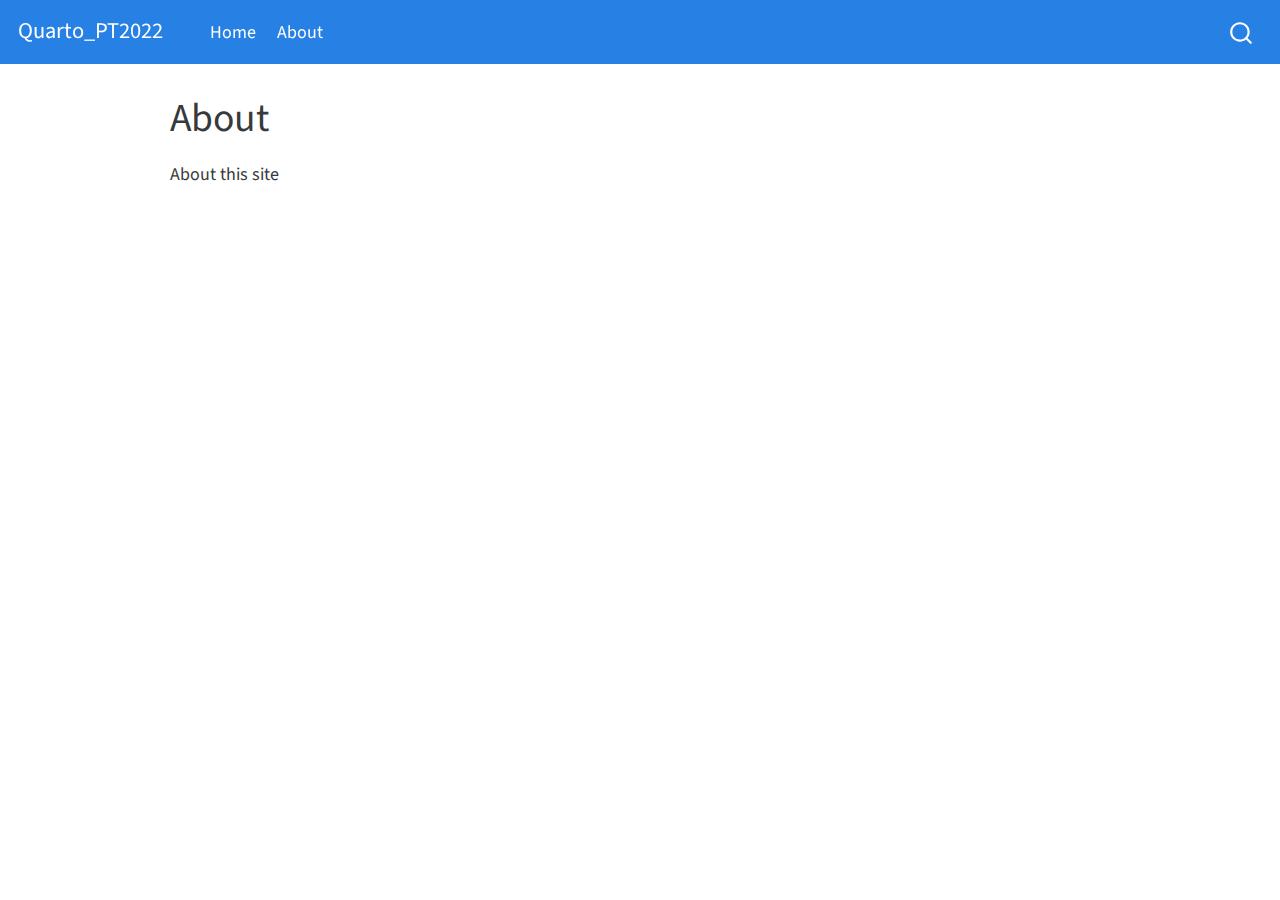
<file: docs/about.html>
<!DOCTYPE html>
<html xmlns="http://www.w3.org/1999/xhtml" lang="en" xml:lang="en"><head>

<meta charset="utf-8">
<meta name="generator" content="quarto-1.2.269">

<meta name="viewport" content="width=device-width, initial-scale=1.0, user-scalable=yes">


<title>Quarto_PT2022 - About</title>
<style>
code{white-space: pre-wrap;}
span.smallcaps{font-variant: small-caps;}
div.columns{display: flex; gap: min(4vw, 1.5em);}
div.column{flex: auto; overflow-x: auto;}
div.hanging-indent{margin-left: 1.5em; text-indent: -1.5em;}
ul.task-list{list-style: none;}
ul.task-list li input[type="checkbox"] {
  width: 0.8em;
  margin: 0 0.8em 0.2em -1.6em;
  vertical-align: middle;
}
</style>


<script src="site_libs/quarto-nav/quarto-nav.js"></script>
<script src="site_libs/quarto-nav/headroom.min.js"></script>
<script src="site_libs/clipboard/clipboard.min.js"></script>
<script src="site_libs/quarto-search/autocomplete.umd.js"></script>
<script src="site_libs/quarto-search/fuse.min.js"></script>
<script src="site_libs/quarto-search/quarto-search.js"></script>
<meta name="quarto:offset" content="./">
<script src="site_libs/quarto-html/quarto.js"></script>
<script src="site_libs/quarto-html/popper.min.js"></script>
<script src="site_libs/quarto-html/tippy.umd.min.js"></script>
<script src="site_libs/quarto-html/anchor.min.js"></script>
<link href="site_libs/quarto-html/tippy.css" rel="stylesheet">
<link href="site_libs/quarto-html/quarto-syntax-highlighting.css" rel="stylesheet" id="quarto-text-highlighting-styles">
<script src="site_libs/bootstrap/bootstrap.min.js"></script>
<link href="site_libs/bootstrap/bootstrap-icons.css" rel="stylesheet">
<link href="site_libs/bootstrap/bootstrap.min.css" rel="stylesheet" id="quarto-bootstrap" data-mode="light">
<script id="quarto-search-options" type="application/json">{
  "location": "navbar",
  "copy-button": false,
  "collapse-after": 3,
  "panel-placement": "end",
  "type": "overlay",
  "limit": 20,
  "language": {
    "search-no-results-text": "No results",
    "search-matching-documents-text": "matching documents",
    "search-copy-link-title": "Copy link to search",
    "search-hide-matches-text": "Hide additional matches",
    "search-more-match-text": "more match in this document",
    "search-more-matches-text": "more matches in this document",
    "search-clear-button-title": "Clear",
    "search-detached-cancel-button-title": "Cancel",
    "search-submit-button-title": "Submit"
  }
}</script>


<link rel="stylesheet" href="styles.css">
</head>

<body class="nav-fixed">

<div id="quarto-search-results"></div>
  <header id="quarto-header" class="headroom fixed-top">
    <nav class="navbar navbar-expand-lg navbar-dark ">
      <div class="navbar-container container-fluid">
      <div class="navbar-brand-container">
    <a class="navbar-brand" href="./index.html">
    <span class="navbar-title">Quarto_PT2022</span>
    </a>
  </div>
          <button class="navbar-toggler" type="button" data-bs-toggle="collapse" data-bs-target="#navbarCollapse" aria-controls="navbarCollapse" aria-expanded="false" aria-label="Toggle navigation" onclick="if (window.quartoToggleHeadroom) { window.quartoToggleHeadroom(); }">
  <span class="navbar-toggler-icon"></span>
</button>
          <div class="collapse navbar-collapse" id="navbarCollapse">
            <ul class="navbar-nav navbar-nav-scroll me-auto">
  <li class="nav-item">
    <a class="nav-link" href="./index.html">
 <span class="menu-text">Home</span></a>
  </li>  
  <li class="nav-item">
    <a class="nav-link active" href="./about.html" aria-current="page">
 <span class="menu-text">About</span></a>
  </li>  
</ul>
              <div id="quarto-search" class="" title="Search"></div>
          </div> <!-- /navcollapse -->
      </div> <!-- /container-fluid -->
    </nav>
</header>
<!-- content -->
<div id="quarto-content" class="quarto-container page-columns page-rows-contents page-layout-article page-navbar">
<!-- sidebar -->
<!-- margin-sidebar -->
    <div id="quarto-margin-sidebar" class="sidebar margin-sidebar">
        
    </div>
<!-- main -->
<main class="content" id="quarto-document-content">

<header id="title-block-header" class="quarto-title-block default">
<div class="quarto-title">
<h1 class="title">About</h1>
</div>



<div class="quarto-title-meta">

    
  
    
  </div>
  

</header>

<p>About this site</p>



</main> <!-- /main -->
<script id="quarto-html-after-body" type="application/javascript">
window.document.addEventListener("DOMContentLoaded", function (event) {
  const toggleBodyColorMode = (bsSheetEl) => {
    const mode = bsSheetEl.getAttribute("data-mode");
    const bodyEl = window.document.querySelector("body");
    if (mode === "dark") {
      bodyEl.classList.add("quarto-dark");
      bodyEl.classList.remove("quarto-light");
    } else {
      bodyEl.classList.add("quarto-light");
      bodyEl.classList.remove("quarto-dark");
    }
  }
  const toggleBodyColorPrimary = () => {
    const bsSheetEl = window.document.querySelector("link#quarto-bootstrap");
    if (bsSheetEl) {
      toggleBodyColorMode(bsSheetEl);
    }
  }
  toggleBodyColorPrimary();  
  const icon = "";
  const anchorJS = new window.AnchorJS();
  anchorJS.options = {
    placement: 'right',
    icon: icon
  };
  anchorJS.add('.anchored');
  const clipboard = new window.ClipboardJS('.code-copy-button', {
    target: function(trigger) {
      return trigger.previousElementSibling;
    }
  });
  clipboard.on('success', function(e) {
    // button target
    const button = e.trigger;
    // don't keep focus
    button.blur();
    // flash "checked"
    button.classList.add('code-copy-button-checked');
    var currentTitle = button.getAttribute("title");
    button.setAttribute("title", "Copied!");
    let tooltip;
    if (window.bootstrap) {
      button.setAttribute("data-bs-toggle", "tooltip");
      button.setAttribute("data-bs-placement", "left");
      button.setAttribute("data-bs-title", "Copied!");
      tooltip = new bootstrap.Tooltip(button, 
        { trigger: "manual", 
          customClass: "code-copy-button-tooltip",
          offset: [0, -8]});
      tooltip.show();    
    }
    setTimeout(function() {
      if (tooltip) {
        tooltip.hide();
        button.removeAttribute("data-bs-title");
        button.removeAttribute("data-bs-toggle");
        button.removeAttribute("data-bs-placement");
      }
      button.setAttribute("title", currentTitle);
      button.classList.remove('code-copy-button-checked');
    }, 1000);
    // clear code selection
    e.clearSelection();
  });
  function tippyHover(el, contentFn) {
    const config = {
      allowHTML: true,
      content: contentFn,
      maxWidth: 500,
      delay: 100,
      arrow: false,
      appendTo: function(el) {
          return el.parentElement;
      },
      interactive: true,
      interactiveBorder: 10,
      theme: 'quarto',
      placement: 'bottom-start'
    };
    window.tippy(el, config); 
  }
  const noterefs = window.document.querySelectorAll('a[role="doc-noteref"]');
  for (var i=0; i<noterefs.length; i++) {
    const ref = noterefs[i];
    tippyHover(ref, function() {
      // use id or data attribute instead here
      let href = ref.getAttribute('data-footnote-href') || ref.getAttribute('href');
      try { href = new URL(href).hash; } catch {}
      const id = href.replace(/^#\/?/, "");
      const note = window.document.getElementById(id);
      return note.innerHTML;
    });
  }
  const findCites = (el) => {
    const parentEl = el.parentElement;
    if (parentEl) {
      const cites = parentEl.dataset.cites;
      if (cites) {
        return {
          el,
          cites: cites.split(' ')
        };
      } else {
        return findCites(el.parentElement)
      }
    } else {
      return undefined;
    }
  };
  var bibliorefs = window.document.querySelectorAll('a[role="doc-biblioref"]');
  for (var i=0; i<bibliorefs.length; i++) {
    const ref = bibliorefs[i];
    const citeInfo = findCites(ref);
    if (citeInfo) {
      tippyHover(citeInfo.el, function() {
        var popup = window.document.createElement('div');
        citeInfo.cites.forEach(function(cite) {
          var citeDiv = window.document.createElement('div');
          citeDiv.classList.add('hanging-indent');
          citeDiv.classList.add('csl-entry');
          var biblioDiv = window.document.getElementById('ref-' + cite);
          if (biblioDiv) {
            citeDiv.innerHTML = biblioDiv.innerHTML;
          }
          popup.appendChild(citeDiv);
        });
        return popup.innerHTML;
      });
    }
  }
});
</script>
</div> <!-- /content -->



</body></html>
</file>
<file: docs/site_libs/quarto-html/tippy.css>
.tippy-box[data-animation=fade][data-state=hidden]{opacity:0}[data-tippy-root]{max-width:calc(100vw - 10px)}.tippy-box{position:relative;background-color:#333;color:#fff;border-radius:4px;font-size:14px;line-height:1.4;white-space:normal;outline:0;transition-property:transform,visibility,opacity}.tippy-box[data-placement^=top]>.tippy-arrow{bottom:0}.tippy-box[data-placement^=top]>.tippy-arrow:before{bottom:-7px;left:0;border-width:8px 8px 0;border-top-color:initial;transform-origin:center top}.tippy-box[data-placement^=bottom]>.tippy-arrow{top:0}.tippy-box[data-placement^=bottom]>.tippy-arrow:before{top:-7px;left:0;border-width:0 8px 8px;border-bottom-color:initial;transform-origin:center bottom}.tippy-box[data-placement^=left]>.tippy-arrow{right:0}.tippy-box[data-placement^=left]>.tippy-arrow:before{border-width:8px 0 8px 8px;border-left-color:initial;right:-7px;transform-origin:center left}.tippy-box[data-placement^=right]>.tippy-arrow{left:0}.tippy-box[data-placement^=right]>.tippy-arrow:before{left:-7px;border-width:8px 8px 8px 0;border-right-color:initial;transform-origin:center right}.tippy-box[data-inertia][data-state=visible]{transition-timing-function:cubic-bezier(.54,1.5,.38,1.11)}.tippy-arrow{width:16px;height:16px;color:#333}.tippy-arrow:before{content:"";position:absolute;border-color:transparent;border-style:solid}.tippy-content{position:relative;padding:5px 9px;z-index:1}
</file>
<file: docs/site_libs/quarto-html/quarto-syntax-highlighting.css>
/* quarto syntax highlight colors */
:root {
  --quarto-hl-ot-color: #003B4F;
  --quarto-hl-at-color: #657422;
  --quarto-hl-ss-color: #20794D;
  --quarto-hl-an-color: #5E5E5E;
  --quarto-hl-fu-color: #4758AB;
  --quarto-hl-st-color: #20794D;
  --quarto-hl-cf-color: #003B4F;
  --quarto-hl-op-color: #5E5E5E;
  --quarto-hl-er-color: #AD0000;
  --quarto-hl-bn-color: #AD0000;
  --quarto-hl-al-color: #AD0000;
  --quarto-hl-va-color: #111111;
  --quarto-hl-bu-color: inherit;
  --quarto-hl-ex-color: inherit;
  --quarto-hl-pp-color: #AD0000;
  --quarto-hl-in-color: #5E5E5E;
  --quarto-hl-vs-color: #20794D;
  --quarto-hl-wa-color: #5E5E5E;
  --quarto-hl-do-color: #5E5E5E;
  --quarto-hl-im-color: #00769E;
  --quarto-hl-ch-color: #20794D;
  --quarto-hl-dt-color: #AD0000;
  --quarto-hl-fl-color: #AD0000;
  --quarto-hl-co-color: #5E5E5E;
  --quarto-hl-cv-color: #5E5E5E;
  --quarto-hl-cn-color: #8f5902;
  --quarto-hl-sc-color: #5E5E5E;
  --quarto-hl-dv-color: #AD0000;
  --quarto-hl-kw-color: #003B4F;
}

/* other quarto variables */
:root {
  --quarto-font-monospace: SFMono-Regular, Menlo, Monaco, Consolas, "Liberation Mono", "Courier New", monospace;
}

pre > code.sourceCode > span {
  color: #003B4F;
}

code span {
  color: #003B4F;
}

code.sourceCode > span {
  color: #003B4F;
}

div.sourceCode,
div.sourceCode pre.sourceCode {
  color: #003B4F;
}

code span.ot {
  color: #003B4F;
}

code span.at {
  color: #657422;
}

code span.ss {
  color: #20794D;
}

code span.an {
  color: #5E5E5E;
}

code span.fu {
  color: #4758AB;
}

code span.st {
  color: #20794D;
}

code span.cf {
  color: #003B4F;
}

code span.op {
  color: #5E5E5E;
}

code span.er {
  color: #AD0000;
}

code span.bn {
  color: #AD0000;
}

code span.al {
  color: #AD0000;
}

code span.va {
  color: #111111;
}

code span.pp {
  color: #AD0000;
}

code span.in {
  color: #5E5E5E;
}

code span.vs {
  color: #20794D;
}

code span.wa {
  color: #5E5E5E;
  font-style: italic;
}

code span.do {
  color: #5E5E5E;
  font-style: italic;
}

code span.im {
  color: #00769E;
}

code span.ch {
  color: #20794D;
}

code span.dt {
  color: #AD0000;
}

code span.fl {
  color: #AD0000;
}

code span.co {
  color: #5E5E5E;
}

code span.cv {
  color: #5E5E5E;
  font-style: italic;
}

code span.cn {
  color: #8f5902;
}

code span.sc {
  color: #5E5E5E;
}

code span.dv {
  color: #AD0000;
}

code span.kw {
  color: #003B4F;
}

.prevent-inlining {
  content: "</";
}

/*# sourceMappingURL=debc5d5d77c3f9108843748ff7464032.css.map */
</file>
<file: docs/styles.css>
/* css styles */
</file>
